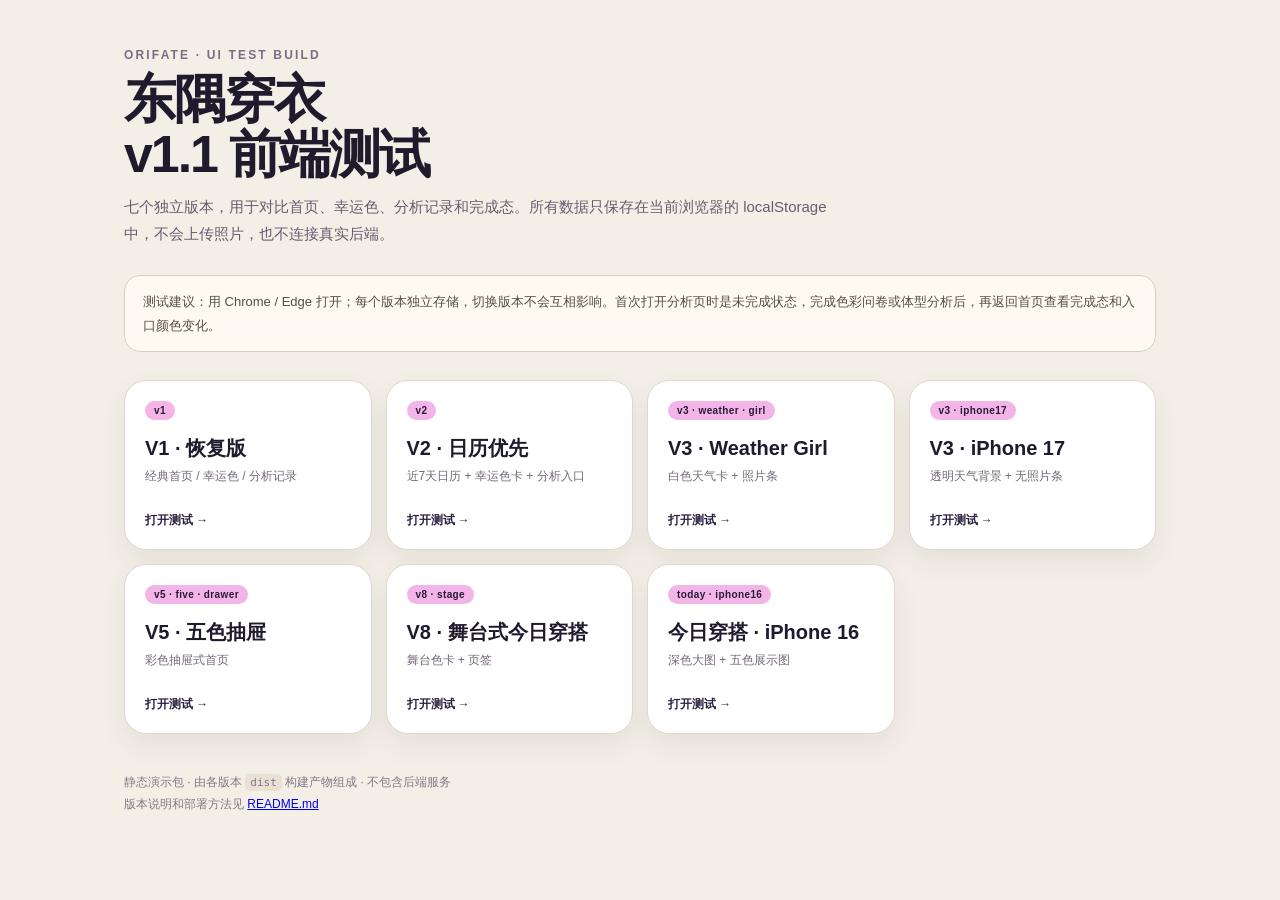
<file: index.html>
﻿<!doctype html>
<html lang="zh-CN">
<head>
  <meta charset="utf-8" />
  <meta name="viewport" content="width=device-width, initial-scale=1" />
  <title>东隅穿衣 · v1.1 前端测试</title>
  <style>
    :root { color-scheme: light; font-family: -apple-system, BlinkMacSystemFont, "Segoe UI", "PingFang SC", "Microsoft YaHei", sans-serif; }
    * { box-sizing: border-box; }
    body { margin: 0; min-height: 100vh; background: #f3efe7; color: #201a2d; }
    .wrap { max-width: 1080px; margin: 0 auto; padding: 48px 24px 72px; }
    .eyebrow { color: #7a6d85; font-size: 12px; letter-spacing: .18em; font-weight: 700; }
    h1 { margin: 10px 0 12px; font-size: clamp(32px, 5vw, 52px); line-height: 1.05; letter-spacing: -.04em; }
    .lede { max-width: 720px; margin: 0 0 28px; color: #675d70; font-size: 15px; line-height: 1.8; }
    .notice { margin: 0 0 28px; padding: 14px 18px; border: 1px solid #d8cfc2; border-radius: 16px; background: #fffaf1; color: #594e44; font-size: 13px; line-height: 1.8; }
    .grid { display: grid; grid-template-columns: repeat(auto-fit, minmax(240px, 1fr)); gap: 14px; }
    .card { position: relative; display: flex; flex-direction: column; min-height: 170px; padding: 20px; border-radius: 22px; background: #fff; color: inherit; text-decoration: none; border: 1px solid #e1d8cb; box-shadow: 0 12px 28px rgb(60 40 20 / 7%); transition: transform .18s ease, box-shadow .18s ease; }
    .card:hover { transform: translateY(-3px); box-shadow: 0 18px 34px rgb(60 40 20 / 12%); }
    .num { align-self: flex-start; margin-bottom: 16px; padding: 4px 9px; border-radius: 999px; background: #f3b5e8; color: #2a1a36; font-size: 10px; font-weight: 700; letter-spacing: .04em; }
    .card strong { font-size: 20px; line-height: 1.25; }
    .card small { margin-top: 6px; color: #746878; font-size: 12px; line-height: 1.6; }
    .go { margin-top: auto; padding-top: 18px; color: #2d2340; font-size: 12px; font-weight: 700; }
    footer { margin-top: 38px; color: #857886; font-size: 12px; line-height: 1.8; }
    code { padding: 2px 5px; border-radius: 5px; background: #e9e1d5; font-size: 11px; }
  </style>
</head>
<body>
  <main class="wrap">
    <div class="eyebrow">ORIFATE · UI TEST BUILD</div>
    <h1>东隅穿衣<br />v1.1 前端测试</h1>
    <p class="lede">七个独立版本，用于对比首页、幸运色、分析记录和完成态。所有数据只保存在当前浏览器的 localStorage 中，不会上传照片，也不连接真实后端。</p>
    <p class="notice">测试建议：用 Chrome / Edge 打开；每个版本独立存储，切换版本不会互相影响。首次打开分析页时是未完成状态，完成色彩问卷或体型分析后，再返回首页查看完成态和入口颜色变化。</p>
    <section class="grid">
      <a class="card" href="./v1/">
        <span class="num">v1</span>
        <strong>V1 · 恢复版</strong>
        <small>经典首页 / 幸运色 / 分析记录</small>
        <span class="go">打开测试 →</span>
      </a>
      <a class="card" href="./v2/">
        <span class="num">v2</span>
        <strong>V2 · 日历优先</strong>
        <small>近7天日历 + 幸运色卡 + 分析入口</small>
        <span class="go">打开测试 →</span>
      </a>
      <a class="card" href="./v3-weather-girl/">
        <span class="num">v3 · weather · girl</span>
        <strong>V3 · Weather Girl</strong>
        <small>白色天气卡 + 照片条</small>
        <span class="go">打开测试 →</span>
      </a>
      <a class="card" href="./v3-iphone17/">
        <span class="num">v3 · iphone17</span>
        <strong>V3 · iPhone 17</strong>
        <small>透明天气背景 + 无照片条</small>
        <span class="go">打开测试 →</span>
      </a>
      <a class="card" href="./v5-five-drawer/">
        <span class="num">v5 · five · drawer</span>
        <strong>V5 · 五色抽屉</strong>
        <small>彩色抽屉式首页</small>
        <span class="go">打开测试 →</span>
      </a>
      <a class="card" href="./v8-stage/">
        <span class="num">v8 · stage</span>
        <strong>V8 · 舞台式今日穿搭</strong>
        <small>舞台色卡 + 页签</small>
        <span class="go">打开测试 →</span>
      </a>
      <a class="card" href="./today-iphone16/">
        <span class="num">today · iphone16</span>
        <strong>今日穿搭 · iPhone 16</strong>
        <small>深色大图 + 五色展示图</small>
        <span class="go">打开测试 →</span>
      </a>
    </section>
    <footer>
      静态演示包 · 由各版本 <code>dist</code> 构建产物组成 · 不包含后端服务<br />
      版本说明和部署方法见 <a href="./README.md">README.md</a>
    </footer>
  </main>
</body>
</html>
</file>
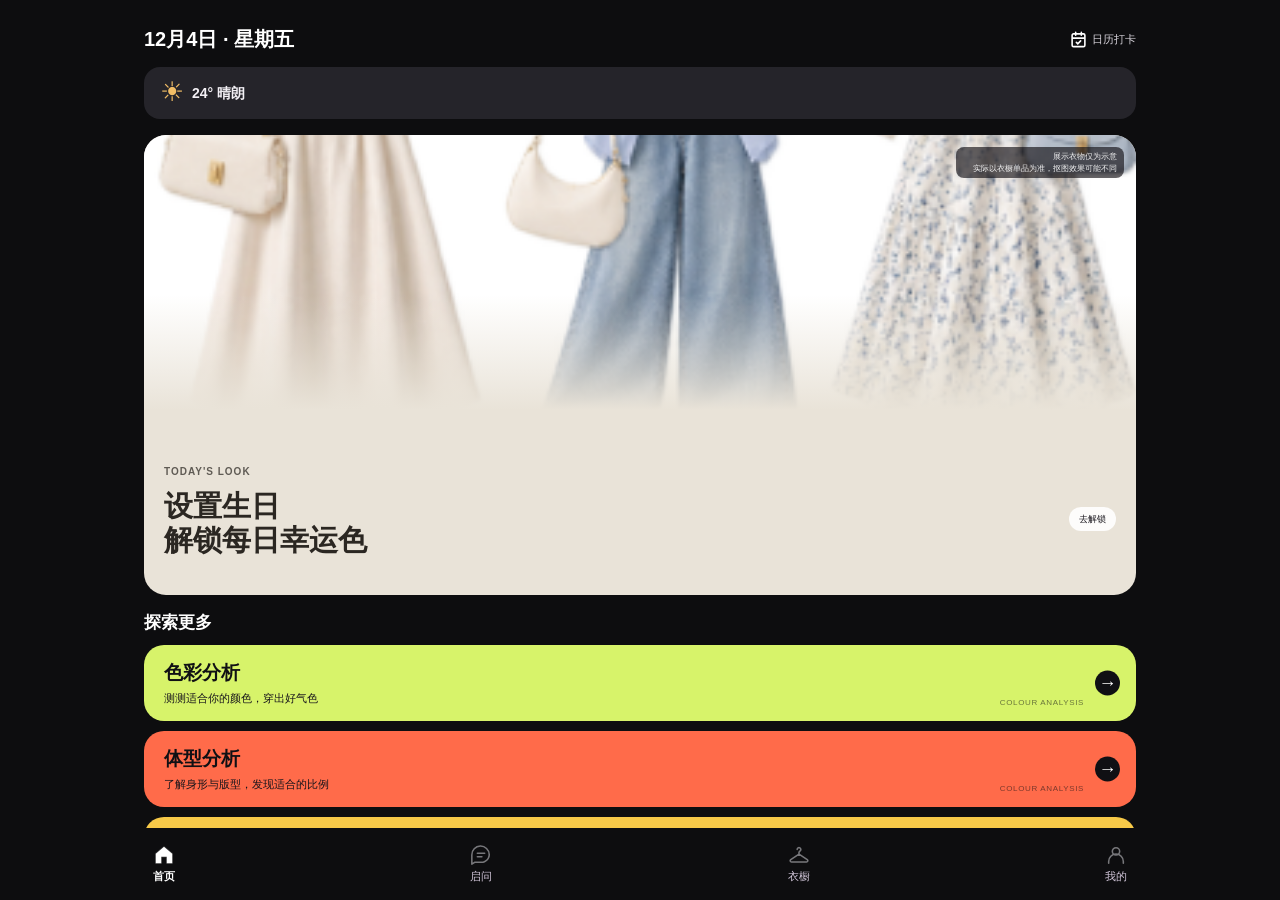
<file: today-iphone16/index.html>
<!DOCTYPE html>
<html>
  <head>
    <link rel="stylesheet" href="./assets/uni.eb415adf.css">

    <meta charset="UTF-8" />
    <script>
      var coverSupport = 'CSS' in window && typeof CSS.supports === 'function' && (CSS.supports('top: env(a)') ||
        CSS.supports('top: constant(a)'))
      document.write(
        '<meta name="viewport" content="width=device-width, user-scalable=no, initial-scale=1.0, maximum-scale=1.0, minimum-scale=1.0' +
        (coverSupport ? ', viewport-fit=cover' : '') + '" />')
    </script>
    <title>东隅穿衣 · 今日穿搭 iPhone 16</title>
    <!--preload-links-->
    <!--app-context-->
    <script type="module" crossorigin src="./assets/index-BtnsE1qA.js"></script>
    <link rel="stylesheet" crossorigin href="./assets/index-BBOlkGkH.css">
  </head>
  <body>
    <div id="app"><!--app-html--></div>

  </body>
</html>
</file>
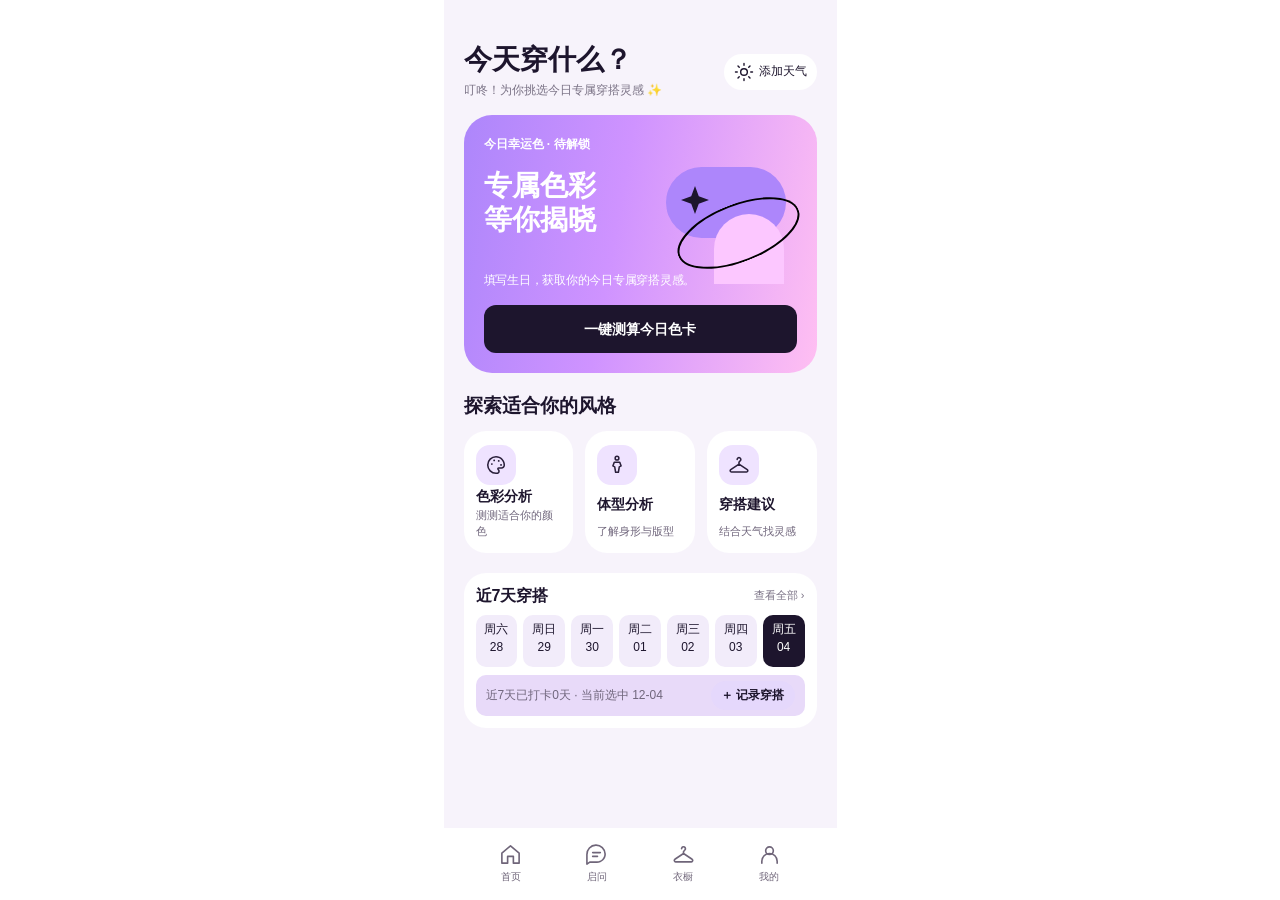
<file: v1/index.html>
<!DOCTYPE html>
<html>
  <head>
    <link rel="stylesheet" href="./assets/uni.eb415adf.css">

    <meta charset="UTF-8" />
    <script>
      var coverSupport = 'CSS' in window && typeof CSS.supports === 'function' && (CSS.supports('top: env(a)') ||
        CSS.supports('top: constant(a)'))
      document.write(
        '<meta name="viewport" content="width=device-width, user-scalable=no, initial-scale=1.0, maximum-scale=1.0, minimum-scale=1.0' +
        (coverSupport ? ', viewport-fit=cover' : '') + '" />')
    </script>
    <title>东隅穿衣 · V1 恢复版</title>
    <!--preload-links-->
    <!--app-context-->
    <script type="module" crossorigin src="./assets/index-DgsZIXLC.js"></script>
    <link rel="stylesheet" crossorigin href="./assets/index-BBOlkGkH.css">
  </head>
  <body>
    <div id="app"><!--app-html--></div>

  </body>
</html>
</file>
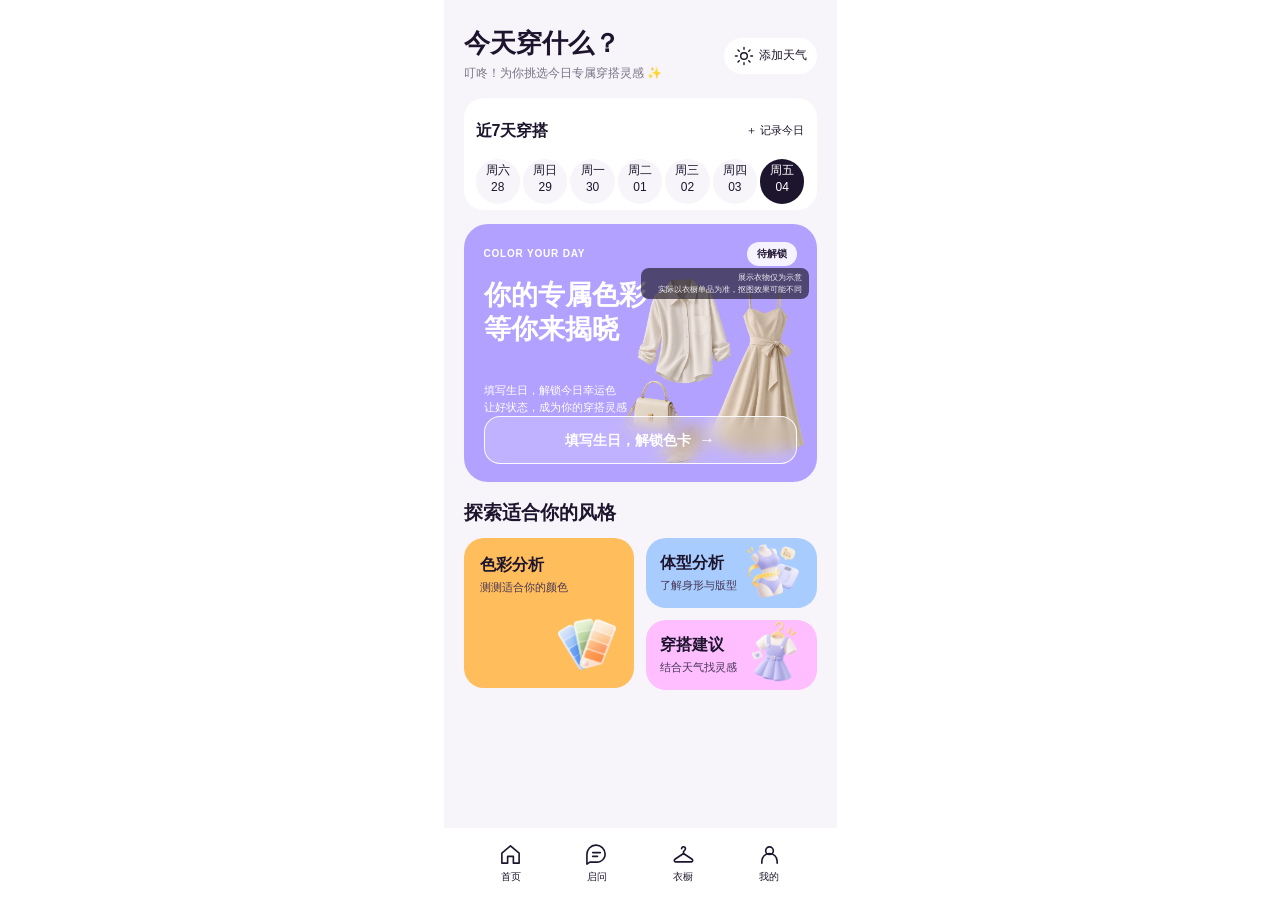
<file: v2/index.html>
<!DOCTYPE html>
<html>
  <head>
    <link rel="stylesheet" href="./assets/uni.eb415adf.css">

    <meta charset="UTF-8" />
    <script>
      var coverSupport = 'CSS' in window && typeof CSS.supports === 'function' && (CSS.supports('top: env(a)') ||
        CSS.supports('top: constant(a)'))
      document.write(
        '<meta name="viewport" content="width=device-width, user-scalable=no, initial-scale=1.0, maximum-scale=1.0, minimum-scale=1.0' +
        (coverSupport ? ', viewport-fit=cover' : '') + '" />')
    </script>
    <title>东隅穿衣 · V2 日历优先</title>
    <!--preload-links-->
    <!--app-context-->
    <script type="module" crossorigin src="./assets/index-tFTpeHOE.js"></script>
    <link rel="stylesheet" crossorigin href="./assets/index-BBOlkGkH.css">
  </head>
  <body>
    <div id="app"><!--app-html--></div>

  </body>
</html>
</file>
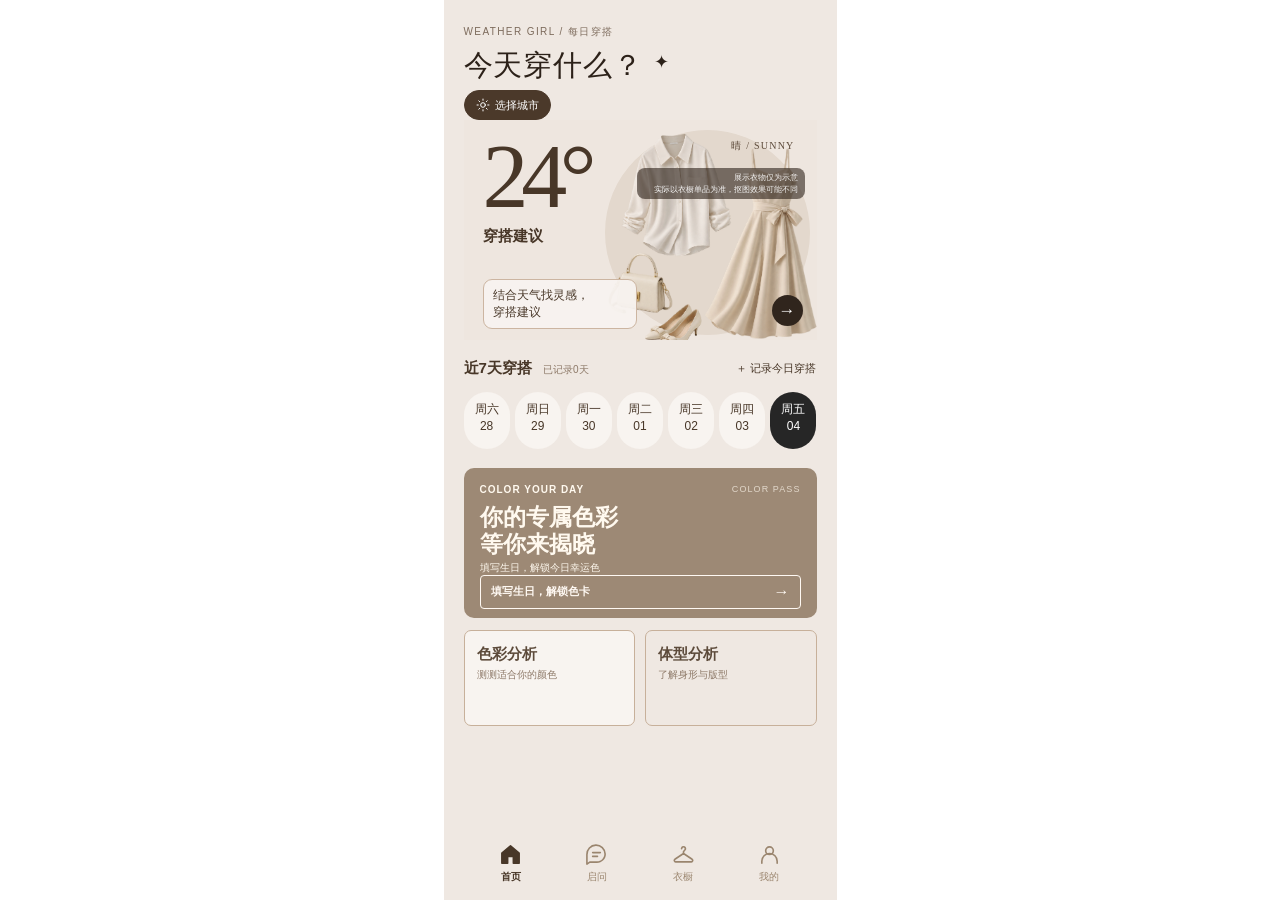
<file: v3-iphone17/index.html>
<!DOCTYPE html>
<html>
  <head>
    <link rel="stylesheet" href="./assets/uni.eb415adf.css">

    <meta charset="UTF-8" />
    <script>
      var coverSupport = 'CSS' in window && typeof CSS.supports === 'function' && (CSS.supports('top: env(a)') ||
        CSS.supports('top: constant(a)'))
      document.write(
        '<meta name="viewport" content="width=device-width, user-scalable=no, initial-scale=1.0, maximum-scale=1.0, minimum-scale=1.0' +
        (coverSupport ? ', viewport-fit=cover' : '') + '" />')
    </script>
    <title>东隅穿衣 · V3 iPhone 17</title>
    <!--preload-links-->
    <!--app-context-->
    <script type="module" crossorigin src="./assets/index-D_JYPz1-.js"></script>
    <link rel="stylesheet" crossorigin href="./assets/index-BBOlkGkH.css">
  </head>
  <body>
    <div id="app"><!--app-html--></div>

  </body>
</html>
</file>
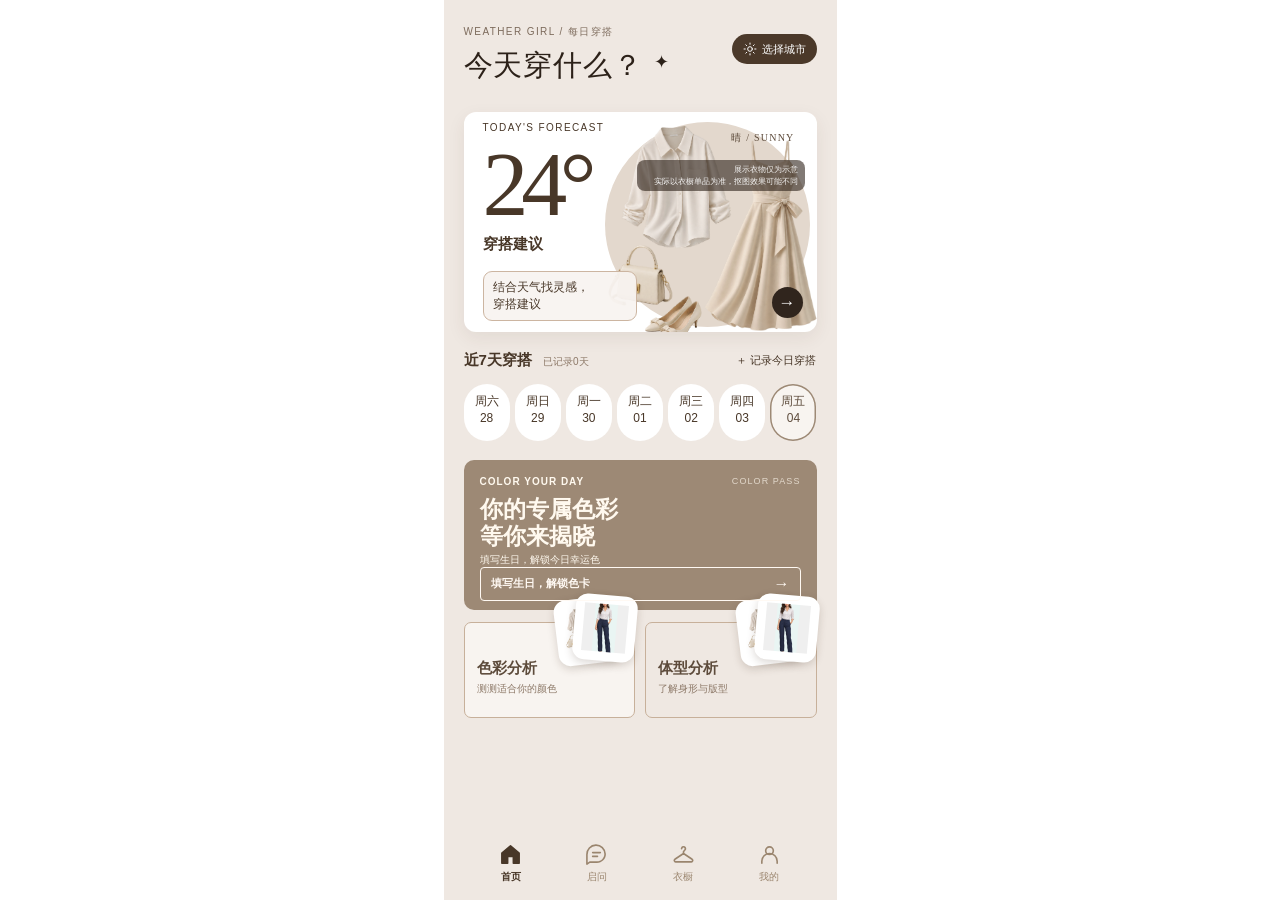
<file: v3-weather-girl/index.html>
<!DOCTYPE html>
<html>
  <head>
    <link rel="stylesheet" href="./assets/uni.eb415adf.css">

    <meta charset="UTF-8" />
    <script>
      var coverSupport = 'CSS' in window && typeof CSS.supports === 'function' && (CSS.supports('top: env(a)') ||
        CSS.supports('top: constant(a)'))
      document.write(
        '<meta name="viewport" content="width=device-width, user-scalable=no, initial-scale=1.0, maximum-scale=1.0, minimum-scale=1.0' +
        (coverSupport ? ', viewport-fit=cover' : '') + '" />')
    </script>
    <title>东隅穿衣 · V3 Weather Girl</title>
    <!--preload-links-->
    <!--app-context-->
    <script type="module" crossorigin src="./assets/index-zFncFyUv.js"></script>
    <link rel="stylesheet" crossorigin href="./assets/index-BBOlkGkH.css">
  </head>
  <body>
    <div id="app"><!--app-html--></div>

  </body>
</html>
</file>
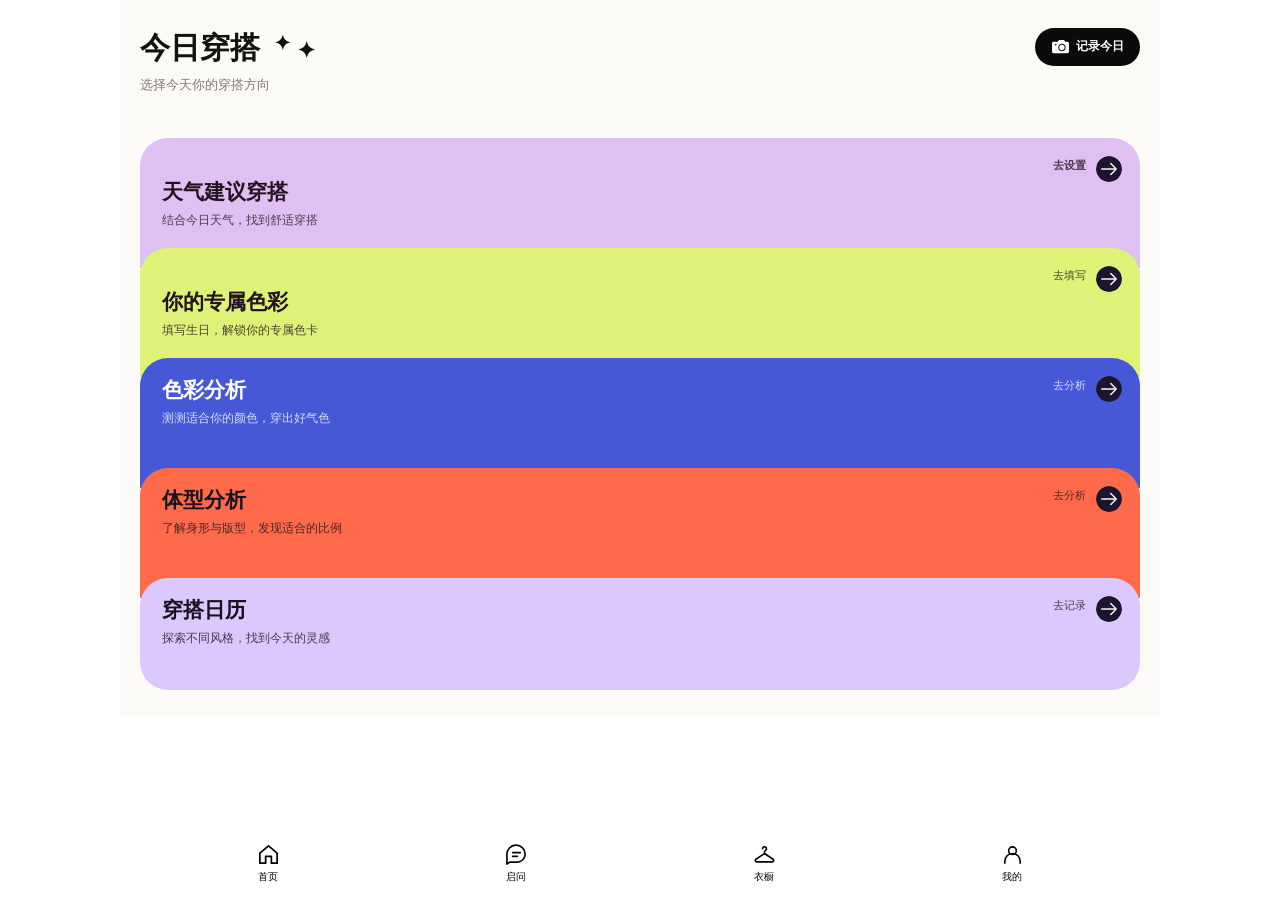
<file: v5-five-drawer/index.html>
<!DOCTYPE html>
<html>
  <head>
    <link rel="stylesheet" href="./assets/uni.eb415adf.css">

    <meta charset="UTF-8" />
    <script>
      var coverSupport = 'CSS' in window && typeof CSS.supports === 'function' && (CSS.supports('top: env(a)') ||
        CSS.supports('top: constant(a)'))
      document.write(
        '<meta name="viewport" content="width=device-width, user-scalable=no, initial-scale=1.0, maximum-scale=1.0, minimum-scale=1.0' +
        (coverSupport ? ', viewport-fit=cover' : '') + '" />')
    </script>
    <title>东隅穿衣 · V5 五色抽屉</title>
    <!--preload-links-->
    <!--app-context-->
    <script type="module" crossorigin src="./assets/index-B1WmXiwA.js"></script>
    <link rel="stylesheet" crossorigin href="./assets/index-BBOlkGkH.css">
  </head>
  <body>
    <div id="app"><!--app-html--></div>

  </body>
</html>
</file>
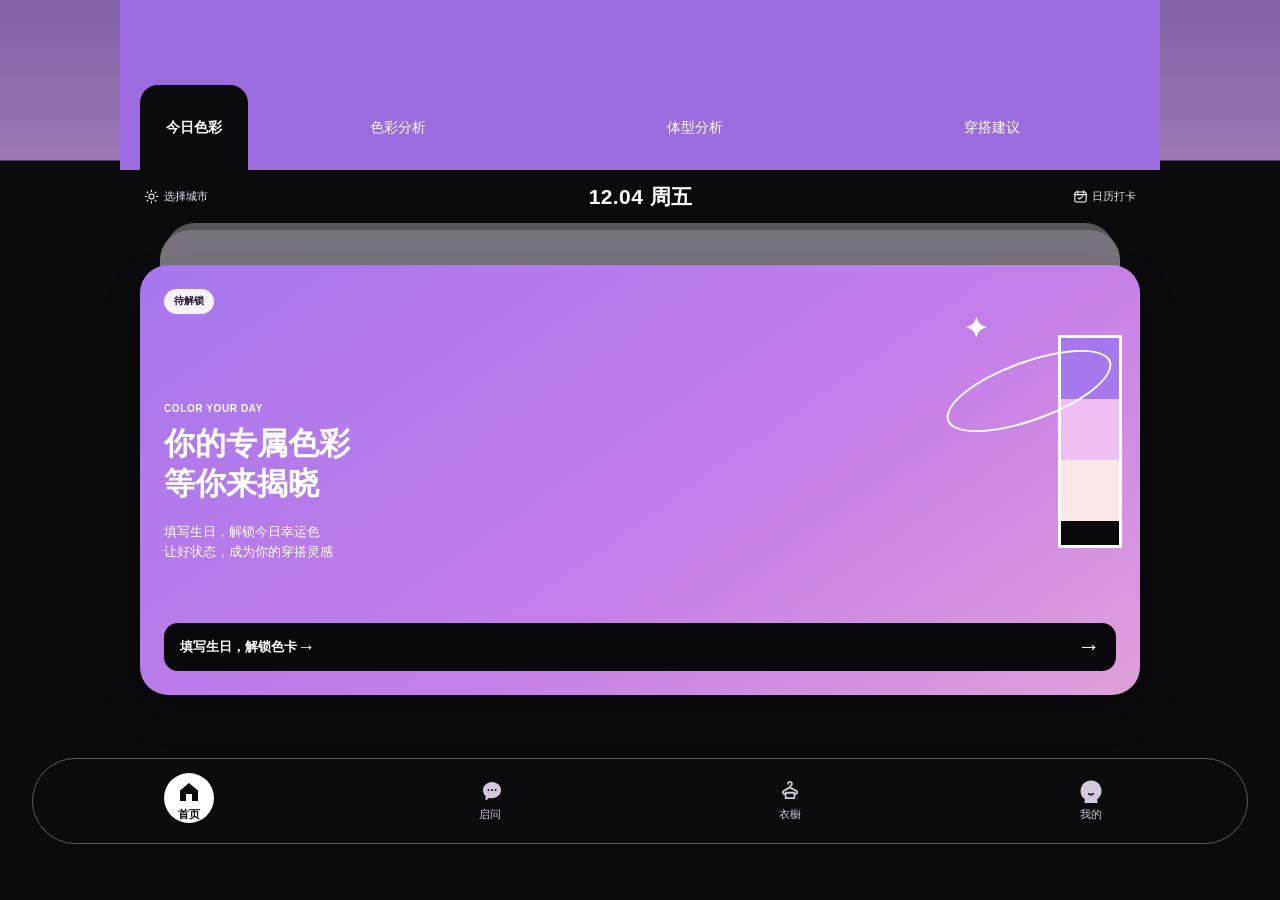
<file: v8-stage/index.html>
<!DOCTYPE html>
<html>
  <head>
    <link rel="stylesheet" href="./assets/uni.eb415adf.css">

    <meta charset="UTF-8" />
    <script>
      var coverSupport = 'CSS' in window && typeof CSS.supports === 'function' && (CSS.supports('top: env(a)') ||
        CSS.supports('top: constant(a)'))
      document.write(
        '<meta name="viewport" content="width=device-width, user-scalable=no, initial-scale=1.0, maximum-scale=1.0, minimum-scale=1.0' +
        (coverSupport ? ', viewport-fit=cover' : '') + '" />')
    </script>
    <title>东隅穿衣 · V8 舞台穿搭</title>
    <!--preload-links-->
    <!--app-context-->
    <script type="module" crossorigin src="./assets/index-D5LOkHBG.js"></script>
    <link rel="stylesheet" crossorigin href="./assets/index-BBOlkGkH.css">
  </head>
  <body>
    <div id="app"><!--app-html--></div>

  </body>
</html>
</file>
<file: today-iphone16/assets/uni.eb415adf.css>
uni-image{width:320px;height:240px;display:inline-block;overflow:hidden;position:relative}uni-image[hidden]{display:none}uni-image>div{width:100%;height:100%;background-repeat:no-repeat}uni-image>img{-webkit-touch-callout:none;-webkit-user-select:none;user-select:none;display:block;position:absolute;top:0;left:0;width:100%;height:100%;opacity:0}uni-image>.uni-image-will-change{will-change:transform}uni-input{display:block;font-size:16px;line-height:1.4em;height:1.4em;min-height:1.4em;overflow:hidden}uni-input[hidden]{display:none}.uni-input-wrapper,.uni-input-placeholder,.uni-input-form,.uni-input-input{outline:none;border:none;padding:0;margin:0;text-decoration:inherit}.uni-input-wrapper,.uni-input-form{display:flex;position:relative;width:100%;height:100%;flex-direction:column;justify-content:center}.uni-input-placeholder,.uni-input-input{width:100%}.uni-input-placeholder{position:absolute;top:auto!important;left:0;color:gray;overflow:hidden;text-overflow:clip;white-space:pre;word-break:keep-all;pointer-events:none;line-height:inherit}.uni-input-input{position:relative;display:block;height:100%;background:none;color:inherit;opacity:1;font:inherit;line-height:inherit;letter-spacing:inherit;text-align:inherit;text-indent:inherit;text-transform:inherit;text-shadow:inherit}.uni-input-input[type=search]::-webkit-search-cancel-button,.uni-input-input[type=search]::-webkit-search-decoration{display:none}.uni-input-input::-webkit-outer-spin-button,.uni-input-input::-webkit-inner-spin-button{-webkit-appearance:none;appearance:none;margin:0}.uni-input-input[type=number]{-moz-appearance:textfield}.uni-input-input:disabled{-webkit-text-fill-color:currentcolor}uni-picker-view-column{flex:1;position:relative;height:100%;overflow:hidden}uni-picker-view-column[hidden]{display:none}.uni-picker-view-group{height:100%;overflow:hidden}.uni-picker-view-mask{transform:translateZ(0)}.uni-picker-view-indicator,.uni-picker-view-mask{position:absolute;left:0;width:100%;z-index:3;pointer-events:none}.uni-picker-view-mask{top:0;height:100%;margin:0 auto;background-image:linear-gradient(180deg,rgba(255,255,255,.95),rgba(255,255,255,.6)),linear-gradient(0deg,rgba(255,255,255,.95),rgba(255,255,255,.6));background-position:top,bottom;background-size:100% 102px;background-repeat:no-repeat;transform:translateZ(0)}.uni-picker-view-indicator{height:34px;top:50%;transform:translateY(-50%)}.uni-picker-view-content{position:absolute;top:0;left:0;width:100%;will-change:transform;padding:102px 0;cursor:pointer}.uni-picker-view-content>*{height:var(--picker-view-column-indicator-height);overflow:hidden}.uni-picker-view-indicator:before{top:0;border-top:1px solid #e5e5e5;transform-origin:0 0;transform:scaleY(.5)}.uni-picker-view-indicator:after{bottom:0;border-bottom:1px solid #e5e5e5;transform-origin:0 100%;transform:scaleY(.5)}.uni-picker-view-indicator:after,.uni-picker-view-indicator:before{content:" ";position:absolute;left:0;right:0;height:1px;color:#e5e5e5}uni-picker-view{display:block}.uni-picker-view-wrapper{display:flex;position:relative;overflow:hidden;height:100%}uni-picker-view[hidden]{display:none}.uni-scroll-view-refresher{position:relative;overflow:hidden;flex-shrink:0}.uni-scroll-view-refresher-container{position:absolute;width:100%;bottom:0;display:flex;flex-direction:column-reverse}.uni-scroll-view-refresh{position:absolute;top:0;left:0;right:0;bottom:0;display:flex;flex-direction:row;justify-content:center;align-items:center}.uni-scroll-view-refresh-inner{display:flex;align-items:center;justify-content:center;line-height:0;width:40px;height:40px;border-radius:50%;background-color:#fff;box-shadow:0 1px 6px rgba(0,0,0,.118),0 1px 4px rgba(0,0,0,.118)}.uni-scroll-view-refresh__spinner{transform-origin:center center;animation:uni-scroll-view-refresh-rotate 2s linear infinite}.uni-scroll-view-refresh__spinner>circle{stroke:currentColor;stroke-linecap:round;animation:uni-scroll-view-refresh-dash 2s linear infinite}@keyframes uni-scroll-view-refresh-rotate{0%{transform:rotate(0)}to{transform:rotate(360deg)}}@keyframes uni-scroll-view-refresh-dash{0%{stroke-dasharray:1,200;stroke-dashoffset:0}50%{stroke-dasharray:89,200;stroke-dashoffset:-35px}to{stroke-dasharray:89,200;stroke-dashoffset:-124px}}@keyframes once-show{0%{top:0}}uni-resize-sensor,uni-resize-sensor>div{position:absolute;left:0;top:0;right:0;bottom:0;overflow:hidden}uni-resize-sensor{display:block;z-index:-1;visibility:hidden;animation:once-show 1ms}uni-resize-sensor>div>div{position:absolute;left:0;top:0}uni-resize-sensor>div:first-child>div{width:100000px;height:100000px}uni-resize-sensor>div:last-child>div{width:200%;height:200%}uni-scroll-view{display:block;width:100%}uni-scroll-view[hidden]{display:none}.uni-scroll-view{position:relative;-webkit-overflow-scrolling:touch;width:100%;height:100%;max-height:inherit}.uni-scroll-view-scrollbar-hidden::-webkit-scrollbar{display:none}.uni-scroll-view-scrollbar-hidden{-moz-scrollbars:none;scrollbar-width:none}.uni-scroll-view-content{width:100%;height:100%}uni-text[selectable]{cursor:auto;-webkit-user-select:text;user-select:text}uni-text{white-space:pre-line}uni-view{display:block}uni-view[hidden]{display:none}uni-actionsheet{display:block;box-sizing:border-box}.uni-actionsheet{position:fixed;left:6px;right:6px;bottom:6px;transform:translateY(100%);backface-visibility:hidden;z-index:999;visibility:hidden;transition:transform .3s,visibility .3s}.uni-actionsheet.uni-actionsheet_toggle{visibility:visible;transform:translate(0)}.uni-actionsheet *{box-sizing:border-box}.uni-actionsheet__menu,.uni-actionsheet__action{border-radius:5px;background-color:#fcfcfd}.uni-actionsheet__action{margin-top:6px}.uni-actionsheet__cell,.uni-actionsheet__title{position:relative;padding:10px 6px;text-align:center;font-size:18px;text-overflow:ellipsis;overflow:hidden;cursor:pointer}.uni-actionsheet__title{position:absolute;top:0;right:0;left:0;z-index:1;color:var(--UI-FG);background-color:#fff;border-radius:5px 5px 0 0;border-bottom:1px solid #e5e5e5}.uni-actionsheet__cell:before{content:" ";position:absolute;left:0;top:0;right:0;height:1px;border-top:1px solid #e5e5e5;color:#e5e5e5;transform-origin:0 0;transform:scaleY(.5)}.uni-actionsheet__cell:active{background-color:#ececec}.uni-actionsheet__cell:first-child:before{display:none}@media screen and (min-width: 500px) and (min-height: 500px){.uni-mask.uni-actionsheet__mask{background:none}.uni-actionsheet{width:300px;left:50%;right:auto;top:50%;bottom:auto;transform:translate(-50%,-50%);opacity:0;transition:opacity .3s,visibility .3s}.uni-actionsheet.uni-actionsheet_toggle{opacity:1;transform:translate(-50%,-50%)}.uni-actionsheet__menu{box-shadow:0 0 20px 5px rgba(0,0,0,.3)}.uni-actionsheet__action{display:none}}uni-toast{position:fixed;top:0;right:0;bottom:0;left:0;z-index:999;display:block;box-sizing:border-box;pointer-events:none;font-size:16px}uni-toast .uni-sample-toast{position:fixed;z-index:999;top:50%;left:50%;transform:translate(-50%,-50%);text-align:center;width:max-content;max-width:80%;max-width:min(200px,80%);box-sizing:border-box;padding:12px 20px;background-color:rgba(76,76,76,.95);border-radius:10px}uni-toast .uni-simple-toast__text{display:-webkit-box;-webkit-box-orient:vertical;-webkit-line-clamp:2;overflow:hidden;margin:0;color:#fff;font-size:16px;line-height:1.4;text-align:center;max-width:100%;word-break:break-word;white-space:normal}uni-toast .uni-sample-toast.uni-toast--top{top:12px;top:calc(12px + env(safe-area-inset-top,0px));transform:translate(-50%)}uni-toast .uni-sample-toast.uni-toast--bottom{top:auto;bottom:12px;bottom:calc(12px + env(safe-area-inset-bottom,0px));transform:translate(-50%)}uni-toast .uni-mask{pointer-events:auto}uni-toast .uni-toast{position:fixed;z-index:999;width:140px;height:140px;display:flex;flex-direction:column;align-items:center;justify-content:center;top:50%;left:50%;transform:translate(-50%,-50%);background:rgba(76,76,76,.95);text-align:center;border-radius:10px;color:#fff}.uni-toast *{box-sizing:border-box}uni-toast .uni-toast__icon{margin:0;flex-shrink:0;width:36px!important;height:36px!important;object-fit:contain;vertical-align:baseline!important}.uni-icon_toast{margin:15px 0 0}.uni-icon_toast.uni-icon-success-no-circle:before{color:#fff;font-size:55px}.uni-icon_toast.uni-loading{margin:20px 0 0;width:38px;height:38px;vertical-align:baseline}uni-toast .uni-toast__content{display:-webkit-box;-webkit-box-orient:vertical;-webkit-line-clamp:2;margin:16px 0 0;padding:0 8px;max-width:100%;overflow:hidden;font-size:16px;line-height:1.4;color:#fff;word-break:break-word;white-space:normal}uni-picker{position:relative;display:block;cursor:pointer}uni-picker[hidden]{display:none}uni-picker[disabled]{cursor:not-allowed}.uni-picker-container{display:none;position:fixed;left:0;right:0;top:0;bottom:0;box-sizing:border-box;z-index:999;font-size:16px}.uni-picker-container .uni-picker-custom *{box-sizing:border-box}.uni-picker-container .uni-picker-custom{position:fixed;left:0;bottom:0;transform:translateY(100%);backface-visibility:hidden;z-index:999;width:100%;background-color:#fff;visibility:hidden;transition:transform .3s,visibility .3s}.uni-picker-container .uni-picker-custom.uni-picker-toggle{visibility:visible;transform:translate(0)}.uni-picker-container .uni-picker-content{position:relative;display:block;width:100%;height:238px;background-color:#fff}.uni-picker-container .uni-picker-item{padding:0;height:34px;line-height:34px;text-align:center;color:#000;text-overflow:ellipsis;white-space:nowrap;overflow:hidden;cursor:pointer}.uni-picker-container .uni-picker-header{display:block;position:relative;text-align:center;width:100%;height:45px}.uni-picker-container .uni-picker-header:after{content:"";position:absolute;left:0;bottom:0;right:0;height:1px;clear:both;border-bottom:1px solid #e5e5e5;color:#e5e5e5;transform-origin:0 100%;transform:scaleY(.5)}.uni-picker-container .uni-picker-action{display:block;max-width:50%;top:0;height:100%;box-sizing:border-box;padding:0 14px;font-size:17px;line-height:45px;overflow:hidden;cursor:pointer}.uni-picker-container .uni-picker-action.uni-picker-action-cancel{float:left;color:#888}.uni-picker-container .uni-picker-action.uni-picker-action-confirm{float:right;color:#007aff}.uni-picker-container .uni-picker-select{display:none}.uni-picker-system{position:absolute;display:none;display:block;top:0;left:0;width:100%;height:100%;overflow:hidden}.uni-picker-system>.uni-picker-system_input{position:absolute;border:none;height:100%;opacity:0;cursor:pointer}.uni-picker-system>.uni-picker-system_input.firefox{top:0;left:0;width:100%}.uni-picker-system>.uni-picker-system_input.chrome{top:0;left:0;width:2em;font-size:32px;height:32px}@media screen and (min-width: 500px) and (min-height: 500px){.uni-mask.uni-picker-mask{background:none}.uni-picker-container .uni-picker-custom{width:300px!important;left:50%;right:auto;top:50%;bottom:auto;transform:translate(-50%,-50%);opacity:0;border-radius:5px;transition:opacity .3s,visibility .3s;box-shadow:0 0 20px 5px rgba(0,0,0,.3)}.uni-picker-container .uni-picker-header{border-radius:5px 5px 0 0}.uni-picker-container .uni-picker-content{transform:translate(0 0);overflow:hidden;border-radius:0 0 5px 5px}.uni-picker-container .uni-picker-custom.uni-picker-toggle{opacity:1;transform:translate(-50%,-50%)}.uni-selector-select .uni-picker-header,.uni-selector-select .uni-picker-content{display:none}.uni-selector-select .uni-picker-select{display:block;max-height:300px;overflow:auto;background-color:#fff;border-radius:5px;padding:6px 0}.uni-selector-select .uni-picker-item{padding:0 10px;color:#555}.uni-selector-select .uni-picker-item:hover{background-color:#f6f6f6}.uni-selector-select .uni-picker-item.selected{color:#007aff}}
</file>
<file: today-iphone16/assets/index-BBOlkGkH.css>
*{margin:0;-webkit-tap-highlight-color:transparent}html,body{-webkit-user-select:none;-moz-user-select:none;user-select:none;width:100%;height:100%}body{overflow-x:hidden;font-size:16px}uni-app,uni-page,uni-page-wrapper,uni-page-body{display:block;box-sizing:border-box;width:100%}uni-page-wrapper{position:relative}#app,uni-app,uni-page,uni-page-wrapper{height:100%}.uni-mask{position:fixed;z-index:999;top:0;right:0;left:0;bottom:0;background:rgba(0,0,0,.5)}.uni-fade-enter-active,.uni-fade-leave-active{transition-duration:.25s;transition-property:opacity;transition-timing-function:ease}.uni-fade-enter-from,.uni-fade-leave-active{opacity:0}.uni-loading,uni-button[loading]:before{background-color:transparent;background-image:url(data:image/svg+xml;base64,\ [base64]);background-repeat:no-repeat}.uni-loading{width:20px;height:20px;display:inline-block;vertical-align:middle;animation:uni-loading 1s steps(12,end) infinite;background-size:100%}@keyframes uni-loading{0%{transform:rotate3d(0,0,1,0)}to{transform:rotate3d(0,0,1,360deg)}}html{--primary-color: #007aff;--UI-BG: #fff;--UI-BG-1: #f7f7f7;--UI-BG-2: #fff;--UI-BG-3: #f7f7f7;--UI-BG-4: #4c4c4c;--UI-BG-5: #fff;--UI-FG: #000;--UI-FG-0: rgba(0, 0, 0, .9);--UI-FG-HALF: rgba(0, 0, 0, .9);--UI-FG-1: rgba(0, 0, 0, .5);--UI-FG-2: rgba(0, 0, 0, .3);--UI-FG-3: rgba(0, 0, 0, .1)}uni-page[data-type] uni-page-body{background-color:transparent}body:after{position:fixed;content:"";left:-1000px;top:-1000px;animation:shadow-preload .1s;animation-delay:3s}@keyframes shadow-preload{0%{background-image:url(https://cdn.dcloud.net.cn/img/shadow-grey.png)}to{background-image:url(https://cdn.dcloud.net.cn/img/shadow-grey.png)}}.uni-async-error{position:absolute;left:0;right:0;top:0;bottom:0;color:#999;padding:100px 10px;text-align:center}.uni-async-loading{box-sizing:border-box;width:100%;padding:50px;text-align:center}.uni-async-loading .uni-loading{width:30px;height:30px}uni-page-body{box-sizing:border-box}
</file>
<file: v1/assets/uni.eb415adf.css>
uni-image{width:320px;height:240px;display:inline-block;overflow:hidden;position:relative}uni-image[hidden]{display:none}uni-image>div{width:100%;height:100%;background-repeat:no-repeat}uni-image>img{-webkit-touch-callout:none;-webkit-user-select:none;user-select:none;display:block;position:absolute;top:0;left:0;width:100%;height:100%;opacity:0}uni-image>.uni-image-will-change{will-change:transform}uni-input{display:block;font-size:16px;line-height:1.4em;height:1.4em;min-height:1.4em;overflow:hidden}uni-input[hidden]{display:none}.uni-input-wrapper,.uni-input-placeholder,.uni-input-form,.uni-input-input{outline:none;border:none;padding:0;margin:0;text-decoration:inherit}.uni-input-wrapper,.uni-input-form{display:flex;position:relative;width:100%;height:100%;flex-direction:column;justify-content:center}.uni-input-placeholder,.uni-input-input{width:100%}.uni-input-placeholder{position:absolute;top:auto!important;left:0;color:gray;overflow:hidden;text-overflow:clip;white-space:pre;word-break:keep-all;pointer-events:none;line-height:inherit}.uni-input-input{position:relative;display:block;height:100%;background:none;color:inherit;opacity:1;font:inherit;line-height:inherit;letter-spacing:inherit;text-align:inherit;text-indent:inherit;text-transform:inherit;text-shadow:inherit}.uni-input-input[type=search]::-webkit-search-cancel-button,.uni-input-input[type=search]::-webkit-search-decoration{display:none}.uni-input-input::-webkit-outer-spin-button,.uni-input-input::-webkit-inner-spin-button{-webkit-appearance:none;appearance:none;margin:0}.uni-input-input[type=number]{-moz-appearance:textfield}.uni-input-input:disabled{-webkit-text-fill-color:currentcolor}uni-picker-view-column{flex:1;position:relative;height:100%;overflow:hidden}uni-picker-view-column[hidden]{display:none}.uni-picker-view-group{height:100%;overflow:hidden}.uni-picker-view-mask{transform:translateZ(0)}.uni-picker-view-indicator,.uni-picker-view-mask{position:absolute;left:0;width:100%;z-index:3;pointer-events:none}.uni-picker-view-mask{top:0;height:100%;margin:0 auto;background-image:linear-gradient(180deg,rgba(255,255,255,.95),rgba(255,255,255,.6)),linear-gradient(0deg,rgba(255,255,255,.95),rgba(255,255,255,.6));background-position:top,bottom;background-size:100% 102px;background-repeat:no-repeat;transform:translateZ(0)}.uni-picker-view-indicator{height:34px;top:50%;transform:translateY(-50%)}.uni-picker-view-content{position:absolute;top:0;left:0;width:100%;will-change:transform;padding:102px 0;cursor:pointer}.uni-picker-view-content>*{height:var(--picker-view-column-indicator-height);overflow:hidden}.uni-picker-view-indicator:before{top:0;border-top:1px solid #e5e5e5;transform-origin:0 0;transform:scaleY(.5)}.uni-picker-view-indicator:after{bottom:0;border-bottom:1px solid #e5e5e5;transform-origin:0 100%;transform:scaleY(.5)}.uni-picker-view-indicator:after,.uni-picker-view-indicator:before{content:" ";position:absolute;left:0;right:0;height:1px;color:#e5e5e5}uni-picker-view{display:block}.uni-picker-view-wrapper{display:flex;position:relative;overflow:hidden;height:100%}uni-picker-view[hidden]{display:none}.uni-scroll-view-refresher{position:relative;overflow:hidden;flex-shrink:0}.uni-scroll-view-refresher-container{position:absolute;width:100%;bottom:0;display:flex;flex-direction:column-reverse}.uni-scroll-view-refresh{position:absolute;top:0;left:0;right:0;bottom:0;display:flex;flex-direction:row;justify-content:center;align-items:center}.uni-scroll-view-refresh-inner{display:flex;align-items:center;justify-content:center;line-height:0;width:40px;height:40px;border-radius:50%;background-color:#fff;box-shadow:0 1px 6px rgba(0,0,0,.118),0 1px 4px rgba(0,0,0,.118)}.uni-scroll-view-refresh__spinner{transform-origin:center center;animation:uni-scroll-view-refresh-rotate 2s linear infinite}.uni-scroll-view-refresh__spinner>circle{stroke:currentColor;stroke-linecap:round;animation:uni-scroll-view-refresh-dash 2s linear infinite}@keyframes uni-scroll-view-refresh-rotate{0%{transform:rotate(0)}to{transform:rotate(360deg)}}@keyframes uni-scroll-view-refresh-dash{0%{stroke-dasharray:1,200;stroke-dashoffset:0}50%{stroke-dasharray:89,200;stroke-dashoffset:-35px}to{stroke-dasharray:89,200;stroke-dashoffset:-124px}}@keyframes once-show{0%{top:0}}uni-resize-sensor,uni-resize-sensor>div{position:absolute;left:0;top:0;right:0;bottom:0;overflow:hidden}uni-resize-sensor{display:block;z-index:-1;visibility:hidden;animation:once-show 1ms}uni-resize-sensor>div>div{position:absolute;left:0;top:0}uni-resize-sensor>div:first-child>div{width:100000px;height:100000px}uni-resize-sensor>div:last-child>div{width:200%;height:200%}uni-scroll-view{display:block;width:100%}uni-scroll-view[hidden]{display:none}.uni-scroll-view{position:relative;-webkit-overflow-scrolling:touch;width:100%;height:100%;max-height:inherit}.uni-scroll-view-scrollbar-hidden::-webkit-scrollbar{display:none}.uni-scroll-view-scrollbar-hidden{-moz-scrollbars:none;scrollbar-width:none}.uni-scroll-view-content{width:100%;height:100%}uni-text[selectable]{cursor:auto;-webkit-user-select:text;user-select:text}uni-text{white-space:pre-line}uni-view{display:block}uni-view[hidden]{display:none}uni-actionsheet{display:block;box-sizing:border-box}.uni-actionsheet{position:fixed;left:6px;right:6px;bottom:6px;transform:translateY(100%);backface-visibility:hidden;z-index:999;visibility:hidden;transition:transform .3s,visibility .3s}.uni-actionsheet.uni-actionsheet_toggle{visibility:visible;transform:translate(0)}.uni-actionsheet *{box-sizing:border-box}.uni-actionsheet__menu,.uni-actionsheet__action{border-radius:5px;background-color:#fcfcfd}.uni-actionsheet__action{margin-top:6px}.uni-actionsheet__cell,.uni-actionsheet__title{position:relative;padding:10px 6px;text-align:center;font-size:18px;text-overflow:ellipsis;overflow:hidden;cursor:pointer}.uni-actionsheet__title{position:absolute;top:0;right:0;left:0;z-index:1;color:var(--UI-FG);background-color:#fff;border-radius:5px 5px 0 0;border-bottom:1px solid #e5e5e5}.uni-actionsheet__cell:before{content:" ";position:absolute;left:0;top:0;right:0;height:1px;border-top:1px solid #e5e5e5;color:#e5e5e5;transform-origin:0 0;transform:scaleY(.5)}.uni-actionsheet__cell:active{background-color:#ececec}.uni-actionsheet__cell:first-child:before{display:none}@media screen and (min-width: 500px) and (min-height: 500px){.uni-mask.uni-actionsheet__mask{background:none}.uni-actionsheet{width:300px;left:50%;right:auto;top:50%;bottom:auto;transform:translate(-50%,-50%);opacity:0;transition:opacity .3s,visibility .3s}.uni-actionsheet.uni-actionsheet_toggle{opacity:1;transform:translate(-50%,-50%)}.uni-actionsheet__menu{box-shadow:0 0 20px 5px rgba(0,0,0,.3)}.uni-actionsheet__action{display:none}}uni-toast{position:fixed;top:0;right:0;bottom:0;left:0;z-index:999;display:block;box-sizing:border-box;pointer-events:none;font-size:16px}uni-toast .uni-sample-toast{position:fixed;z-index:999;top:50%;left:50%;transform:translate(-50%,-50%);text-align:center;width:max-content;max-width:80%;max-width:min(200px,80%);box-sizing:border-box;padding:12px 20px;background-color:rgba(76,76,76,.95);border-radius:10px}uni-toast .uni-simple-toast__text{display:-webkit-box;-webkit-box-orient:vertical;-webkit-line-clamp:2;overflow:hidden;margin:0;color:#fff;font-size:16px;line-height:1.4;text-align:center;max-width:100%;word-break:break-word;white-space:normal}uni-toast .uni-sample-toast.uni-toast--top{top:12px;top:calc(12px + env(safe-area-inset-top,0px));transform:translate(-50%)}uni-toast .uni-sample-toast.uni-toast--bottom{top:auto;bottom:12px;bottom:calc(12px + env(safe-area-inset-bottom,0px));transform:translate(-50%)}uni-toast .uni-mask{pointer-events:auto}uni-toast .uni-toast{position:fixed;z-index:999;width:140px;height:140px;display:flex;flex-direction:column;align-items:center;justify-content:center;top:50%;left:50%;transform:translate(-50%,-50%);background:rgba(76,76,76,.95);text-align:center;border-radius:10px;color:#fff}.uni-toast *{box-sizing:border-box}uni-toast .uni-toast__icon{margin:0;flex-shrink:0;width:36px!important;height:36px!important;object-fit:contain;vertical-align:baseline!important}.uni-icon_toast{margin:15px 0 0}.uni-icon_toast.uni-icon-success-no-circle:before{color:#fff;font-size:55px}.uni-icon_toast.uni-loading{margin:20px 0 0;width:38px;height:38px;vertical-align:baseline}uni-toast .uni-toast__content{display:-webkit-box;-webkit-box-orient:vertical;-webkit-line-clamp:2;margin:16px 0 0;padding:0 8px;max-width:100%;overflow:hidden;font-size:16px;line-height:1.4;color:#fff;word-break:break-word;white-space:normal}uni-picker{position:relative;display:block;cursor:pointer}uni-picker[hidden]{display:none}uni-picker[disabled]{cursor:not-allowed}.uni-picker-container{display:none;position:fixed;left:0;right:0;top:0;bottom:0;box-sizing:border-box;z-index:999;font-size:16px}.uni-picker-container .uni-picker-custom *{box-sizing:border-box}.uni-picker-container .uni-picker-custom{position:fixed;left:0;bottom:0;transform:translateY(100%);backface-visibility:hidden;z-index:999;width:100%;background-color:#fff;visibility:hidden;transition:transform .3s,visibility .3s}.uni-picker-container .uni-picker-custom.uni-picker-toggle{visibility:visible;transform:translate(0)}.uni-picker-container .uni-picker-content{position:relative;display:block;width:100%;height:238px;background-color:#fff}.uni-picker-container .uni-picker-item{padding:0;height:34px;line-height:34px;text-align:center;color:#000;text-overflow:ellipsis;white-space:nowrap;overflow:hidden;cursor:pointer}.uni-picker-container .uni-picker-header{display:block;position:relative;text-align:center;width:100%;height:45px}.uni-picker-container .uni-picker-header:after{content:"";position:absolute;left:0;bottom:0;right:0;height:1px;clear:both;border-bottom:1px solid #e5e5e5;color:#e5e5e5;transform-origin:0 100%;transform:scaleY(.5)}.uni-picker-container .uni-picker-action{display:block;max-width:50%;top:0;height:100%;box-sizing:border-box;padding:0 14px;font-size:17px;line-height:45px;overflow:hidden;cursor:pointer}.uni-picker-container .uni-picker-action.uni-picker-action-cancel{float:left;color:#888}.uni-picker-container .uni-picker-action.uni-picker-action-confirm{float:right;color:#007aff}.uni-picker-container .uni-picker-select{display:none}.uni-picker-system{position:absolute;display:none;display:block;top:0;left:0;width:100%;height:100%;overflow:hidden}.uni-picker-system>.uni-picker-system_input{position:absolute;border:none;height:100%;opacity:0;cursor:pointer}.uni-picker-system>.uni-picker-system_input.firefox{top:0;left:0;width:100%}.uni-picker-system>.uni-picker-system_input.chrome{top:0;left:0;width:2em;font-size:32px;height:32px}@media screen and (min-width: 500px) and (min-height: 500px){.uni-mask.uni-picker-mask{background:none}.uni-picker-container .uni-picker-custom{width:300px!important;left:50%;right:auto;top:50%;bottom:auto;transform:translate(-50%,-50%);opacity:0;border-radius:5px;transition:opacity .3s,visibility .3s;box-shadow:0 0 20px 5px rgba(0,0,0,.3)}.uni-picker-container .uni-picker-header{border-radius:5px 5px 0 0}.uni-picker-container .uni-picker-content{transform:translate(0 0);overflow:hidden;border-radius:0 0 5px 5px}.uni-picker-container .uni-picker-custom.uni-picker-toggle{opacity:1;transform:translate(-50%,-50%)}.uni-selector-select .uni-picker-header,.uni-selector-select .uni-picker-content{display:none}.uni-selector-select .uni-picker-select{display:block;max-height:300px;overflow:auto;background-color:#fff;border-radius:5px;padding:6px 0}.uni-selector-select .uni-picker-item{padding:0 10px;color:#555}.uni-selector-select .uni-picker-item:hover{background-color:#f6f6f6}.uni-selector-select .uni-picker-item.selected{color:#007aff}}
</file>
<file: v1/assets/index-BBOlkGkH.css>
*{margin:0;-webkit-tap-highlight-color:transparent}html,body{-webkit-user-select:none;-moz-user-select:none;user-select:none;width:100%;height:100%}body{overflow-x:hidden;font-size:16px}uni-app,uni-page,uni-page-wrapper,uni-page-body{display:block;box-sizing:border-box;width:100%}uni-page-wrapper{position:relative}#app,uni-app,uni-page,uni-page-wrapper{height:100%}.uni-mask{position:fixed;z-index:999;top:0;right:0;left:0;bottom:0;background:rgba(0,0,0,.5)}.uni-fade-enter-active,.uni-fade-leave-active{transition-duration:.25s;transition-property:opacity;transition-timing-function:ease}.uni-fade-enter-from,.uni-fade-leave-active{opacity:0}.uni-loading,uni-button[loading]:before{background-color:transparent;background-image:url(data:image/svg+xml;base64,\ [base64]);background-repeat:no-repeat}.uni-loading{width:20px;height:20px;display:inline-block;vertical-align:middle;animation:uni-loading 1s steps(12,end) infinite;background-size:100%}@keyframes uni-loading{0%{transform:rotate3d(0,0,1,0)}to{transform:rotate3d(0,0,1,360deg)}}html{--primary-color: #007aff;--UI-BG: #fff;--UI-BG-1: #f7f7f7;--UI-BG-2: #fff;--UI-BG-3: #f7f7f7;--UI-BG-4: #4c4c4c;--UI-BG-5: #fff;--UI-FG: #000;--UI-FG-0: rgba(0, 0, 0, .9);--UI-FG-HALF: rgba(0, 0, 0, .9);--UI-FG-1: rgba(0, 0, 0, .5);--UI-FG-2: rgba(0, 0, 0, .3);--UI-FG-3: rgba(0, 0, 0, .1)}uni-page[data-type] uni-page-body{background-color:transparent}body:after{position:fixed;content:"";left:-1000px;top:-1000px;animation:shadow-preload .1s;animation-delay:3s}@keyframes shadow-preload{0%{background-image:url(https://cdn.dcloud.net.cn/img/shadow-grey.png)}to{background-image:url(https://cdn.dcloud.net.cn/img/shadow-grey.png)}}.uni-async-error{position:absolute;left:0;right:0;top:0;bottom:0;color:#999;padding:100px 10px;text-align:center}.uni-async-loading{box-sizing:border-box;width:100%;padding:50px;text-align:center}.uni-async-loading .uni-loading{width:30px;height:30px}uni-page-body{box-sizing:border-box}
</file>
<file: v2/assets/uni.eb415adf.css>
uni-image{width:320px;height:240px;display:inline-block;overflow:hidden;position:relative}uni-image[hidden]{display:none}uni-image>div{width:100%;height:100%;background-repeat:no-repeat}uni-image>img{-webkit-touch-callout:none;-webkit-user-select:none;user-select:none;display:block;position:absolute;top:0;left:0;width:100%;height:100%;opacity:0}uni-image>.uni-image-will-change{will-change:transform}uni-input{display:block;font-size:16px;line-height:1.4em;height:1.4em;min-height:1.4em;overflow:hidden}uni-input[hidden]{display:none}.uni-input-wrapper,.uni-input-placeholder,.uni-input-form,.uni-input-input{outline:none;border:none;padding:0;margin:0;text-decoration:inherit}.uni-input-wrapper,.uni-input-form{display:flex;position:relative;width:100%;height:100%;flex-direction:column;justify-content:center}.uni-input-placeholder,.uni-input-input{width:100%}.uni-input-placeholder{position:absolute;top:auto!important;left:0;color:gray;overflow:hidden;text-overflow:clip;white-space:pre;word-break:keep-all;pointer-events:none;line-height:inherit}.uni-input-input{position:relative;display:block;height:100%;background:none;color:inherit;opacity:1;font:inherit;line-height:inherit;letter-spacing:inherit;text-align:inherit;text-indent:inherit;text-transform:inherit;text-shadow:inherit}.uni-input-input[type=search]::-webkit-search-cancel-button,.uni-input-input[type=search]::-webkit-search-decoration{display:none}.uni-input-input::-webkit-outer-spin-button,.uni-input-input::-webkit-inner-spin-button{-webkit-appearance:none;appearance:none;margin:0}.uni-input-input[type=number]{-moz-appearance:textfield}.uni-input-input:disabled{-webkit-text-fill-color:currentcolor}uni-picker-view-column{flex:1;position:relative;height:100%;overflow:hidden}uni-picker-view-column[hidden]{display:none}.uni-picker-view-group{height:100%;overflow:hidden}.uni-picker-view-mask{transform:translateZ(0)}.uni-picker-view-indicator,.uni-picker-view-mask{position:absolute;left:0;width:100%;z-index:3;pointer-events:none}.uni-picker-view-mask{top:0;height:100%;margin:0 auto;background-image:linear-gradient(180deg,rgba(255,255,255,.95),rgba(255,255,255,.6)),linear-gradient(0deg,rgba(255,255,255,.95),rgba(255,255,255,.6));background-position:top,bottom;background-size:100% 102px;background-repeat:no-repeat;transform:translateZ(0)}.uni-picker-view-indicator{height:34px;top:50%;transform:translateY(-50%)}.uni-picker-view-content{position:absolute;top:0;left:0;width:100%;will-change:transform;padding:102px 0;cursor:pointer}.uni-picker-view-content>*{height:var(--picker-view-column-indicator-height);overflow:hidden}.uni-picker-view-indicator:before{top:0;border-top:1px solid #e5e5e5;transform-origin:0 0;transform:scaleY(.5)}.uni-picker-view-indicator:after{bottom:0;border-bottom:1px solid #e5e5e5;transform-origin:0 100%;transform:scaleY(.5)}.uni-picker-view-indicator:after,.uni-picker-view-indicator:before{content:" ";position:absolute;left:0;right:0;height:1px;color:#e5e5e5}uni-picker-view{display:block}.uni-picker-view-wrapper{display:flex;position:relative;overflow:hidden;height:100%}uni-picker-view[hidden]{display:none}.uni-scroll-view-refresher{position:relative;overflow:hidden;flex-shrink:0}.uni-scroll-view-refresher-container{position:absolute;width:100%;bottom:0;display:flex;flex-direction:column-reverse}.uni-scroll-view-refresh{position:absolute;top:0;left:0;right:0;bottom:0;display:flex;flex-direction:row;justify-content:center;align-items:center}.uni-scroll-view-refresh-inner{display:flex;align-items:center;justify-content:center;line-height:0;width:40px;height:40px;border-radius:50%;background-color:#fff;box-shadow:0 1px 6px rgba(0,0,0,.118),0 1px 4px rgba(0,0,0,.118)}.uni-scroll-view-refresh__spinner{transform-origin:center center;animation:uni-scroll-view-refresh-rotate 2s linear infinite}.uni-scroll-view-refresh__spinner>circle{stroke:currentColor;stroke-linecap:round;animation:uni-scroll-view-refresh-dash 2s linear infinite}@keyframes uni-scroll-view-refresh-rotate{0%{transform:rotate(0)}to{transform:rotate(360deg)}}@keyframes uni-scroll-view-refresh-dash{0%{stroke-dasharray:1,200;stroke-dashoffset:0}50%{stroke-dasharray:89,200;stroke-dashoffset:-35px}to{stroke-dasharray:89,200;stroke-dashoffset:-124px}}@keyframes once-show{0%{top:0}}uni-resize-sensor,uni-resize-sensor>div{position:absolute;left:0;top:0;right:0;bottom:0;overflow:hidden}uni-resize-sensor{display:block;z-index:-1;visibility:hidden;animation:once-show 1ms}uni-resize-sensor>div>div{position:absolute;left:0;top:0}uni-resize-sensor>div:first-child>div{width:100000px;height:100000px}uni-resize-sensor>div:last-child>div{width:200%;height:200%}uni-scroll-view{display:block;width:100%}uni-scroll-view[hidden]{display:none}.uni-scroll-view{position:relative;-webkit-overflow-scrolling:touch;width:100%;height:100%;max-height:inherit}.uni-scroll-view-scrollbar-hidden::-webkit-scrollbar{display:none}.uni-scroll-view-scrollbar-hidden{-moz-scrollbars:none;scrollbar-width:none}.uni-scroll-view-content{width:100%;height:100%}uni-text[selectable]{cursor:auto;-webkit-user-select:text;user-select:text}uni-text{white-space:pre-line}uni-view{display:block}uni-view[hidden]{display:none}uni-actionsheet{display:block;box-sizing:border-box}.uni-actionsheet{position:fixed;left:6px;right:6px;bottom:6px;transform:translateY(100%);backface-visibility:hidden;z-index:999;visibility:hidden;transition:transform .3s,visibility .3s}.uni-actionsheet.uni-actionsheet_toggle{visibility:visible;transform:translate(0)}.uni-actionsheet *{box-sizing:border-box}.uni-actionsheet__menu,.uni-actionsheet__action{border-radius:5px;background-color:#fcfcfd}.uni-actionsheet__action{margin-top:6px}.uni-actionsheet__cell,.uni-actionsheet__title{position:relative;padding:10px 6px;text-align:center;font-size:18px;text-overflow:ellipsis;overflow:hidden;cursor:pointer}.uni-actionsheet__title{position:absolute;top:0;right:0;left:0;z-index:1;color:var(--UI-FG);background-color:#fff;border-radius:5px 5px 0 0;border-bottom:1px solid #e5e5e5}.uni-actionsheet__cell:before{content:" ";position:absolute;left:0;top:0;right:0;height:1px;border-top:1px solid #e5e5e5;color:#e5e5e5;transform-origin:0 0;transform:scaleY(.5)}.uni-actionsheet__cell:active{background-color:#ececec}.uni-actionsheet__cell:first-child:before{display:none}@media screen and (min-width: 500px) and (min-height: 500px){.uni-mask.uni-actionsheet__mask{background:none}.uni-actionsheet{width:300px;left:50%;right:auto;top:50%;bottom:auto;transform:translate(-50%,-50%);opacity:0;transition:opacity .3s,visibility .3s}.uni-actionsheet.uni-actionsheet_toggle{opacity:1;transform:translate(-50%,-50%)}.uni-actionsheet__menu{box-shadow:0 0 20px 5px rgba(0,0,0,.3)}.uni-actionsheet__action{display:none}}uni-toast{position:fixed;top:0;right:0;bottom:0;left:0;z-index:999;display:block;box-sizing:border-box;pointer-events:none;font-size:16px}uni-toast .uni-sample-toast{position:fixed;z-index:999;top:50%;left:50%;transform:translate(-50%,-50%);text-align:center;width:max-content;max-width:80%;max-width:min(200px,80%);box-sizing:border-box;padding:12px 20px;background-color:rgba(76,76,76,.95);border-radius:10px}uni-toast .uni-simple-toast__text{display:-webkit-box;-webkit-box-orient:vertical;-webkit-line-clamp:2;overflow:hidden;margin:0;color:#fff;font-size:16px;line-height:1.4;text-align:center;max-width:100%;word-break:break-word;white-space:normal}uni-toast .uni-sample-toast.uni-toast--top{top:12px;top:calc(12px + env(safe-area-inset-top,0px));transform:translate(-50%)}uni-toast .uni-sample-toast.uni-toast--bottom{top:auto;bottom:12px;bottom:calc(12px + env(safe-area-inset-bottom,0px));transform:translate(-50%)}uni-toast .uni-mask{pointer-events:auto}uni-toast .uni-toast{position:fixed;z-index:999;width:140px;height:140px;display:flex;flex-direction:column;align-items:center;justify-content:center;top:50%;left:50%;transform:translate(-50%,-50%);background:rgba(76,76,76,.95);text-align:center;border-radius:10px;color:#fff}.uni-toast *{box-sizing:border-box}uni-toast .uni-toast__icon{margin:0;flex-shrink:0;width:36px!important;height:36px!important;object-fit:contain;vertical-align:baseline!important}.uni-icon_toast{margin:15px 0 0}.uni-icon_toast.uni-icon-success-no-circle:before{color:#fff;font-size:55px}.uni-icon_toast.uni-loading{margin:20px 0 0;width:38px;height:38px;vertical-align:baseline}uni-toast .uni-toast__content{display:-webkit-box;-webkit-box-orient:vertical;-webkit-line-clamp:2;margin:16px 0 0;padding:0 8px;max-width:100%;overflow:hidden;font-size:16px;line-height:1.4;color:#fff;word-break:break-word;white-space:normal}uni-picker{position:relative;display:block;cursor:pointer}uni-picker[hidden]{display:none}uni-picker[disabled]{cursor:not-allowed}.uni-picker-container{display:none;position:fixed;left:0;right:0;top:0;bottom:0;box-sizing:border-box;z-index:999;font-size:16px}.uni-picker-container .uni-picker-custom *{box-sizing:border-box}.uni-picker-container .uni-picker-custom{position:fixed;left:0;bottom:0;transform:translateY(100%);backface-visibility:hidden;z-index:999;width:100%;background-color:#fff;visibility:hidden;transition:transform .3s,visibility .3s}.uni-picker-container .uni-picker-custom.uni-picker-toggle{visibility:visible;transform:translate(0)}.uni-picker-container .uni-picker-content{position:relative;display:block;width:100%;height:238px;background-color:#fff}.uni-picker-container .uni-picker-item{padding:0;height:34px;line-height:34px;text-align:center;color:#000;text-overflow:ellipsis;white-space:nowrap;overflow:hidden;cursor:pointer}.uni-picker-container .uni-picker-header{display:block;position:relative;text-align:center;width:100%;height:45px}.uni-picker-container .uni-picker-header:after{content:"";position:absolute;left:0;bottom:0;right:0;height:1px;clear:both;border-bottom:1px solid #e5e5e5;color:#e5e5e5;transform-origin:0 100%;transform:scaleY(.5)}.uni-picker-container .uni-picker-action{display:block;max-width:50%;top:0;height:100%;box-sizing:border-box;padding:0 14px;font-size:17px;line-height:45px;overflow:hidden;cursor:pointer}.uni-picker-container .uni-picker-action.uni-picker-action-cancel{float:left;color:#888}.uni-picker-container .uni-picker-action.uni-picker-action-confirm{float:right;color:#007aff}.uni-picker-container .uni-picker-select{display:none}.uni-picker-system{position:absolute;display:none;display:block;top:0;left:0;width:100%;height:100%;overflow:hidden}.uni-picker-system>.uni-picker-system_input{position:absolute;border:none;height:100%;opacity:0;cursor:pointer}.uni-picker-system>.uni-picker-system_input.firefox{top:0;left:0;width:100%}.uni-picker-system>.uni-picker-system_input.chrome{top:0;left:0;width:2em;font-size:32px;height:32px}@media screen and (min-width: 500px) and (min-height: 500px){.uni-mask.uni-picker-mask{background:none}.uni-picker-container .uni-picker-custom{width:300px!important;left:50%;right:auto;top:50%;bottom:auto;transform:translate(-50%,-50%);opacity:0;border-radius:5px;transition:opacity .3s,visibility .3s;box-shadow:0 0 20px 5px rgba(0,0,0,.3)}.uni-picker-container .uni-picker-header{border-radius:5px 5px 0 0}.uni-picker-container .uni-picker-content{transform:translate(0 0);overflow:hidden;border-radius:0 0 5px 5px}.uni-picker-container .uni-picker-custom.uni-picker-toggle{opacity:1;transform:translate(-50%,-50%)}.uni-selector-select .uni-picker-header,.uni-selector-select .uni-picker-content{display:none}.uni-selector-select .uni-picker-select{display:block;max-height:300px;overflow:auto;background-color:#fff;border-radius:5px;padding:6px 0}.uni-selector-select .uni-picker-item{padding:0 10px;color:#555}.uni-selector-select .uni-picker-item:hover{background-color:#f6f6f6}.uni-selector-select .uni-picker-item.selected{color:#007aff}}
</file>
<file: v2/assets/index-BBOlkGkH.css>
*{margin:0;-webkit-tap-highlight-color:transparent}html,body{-webkit-user-select:none;-moz-user-select:none;user-select:none;width:100%;height:100%}body{overflow-x:hidden;font-size:16px}uni-app,uni-page,uni-page-wrapper,uni-page-body{display:block;box-sizing:border-box;width:100%}uni-page-wrapper{position:relative}#app,uni-app,uni-page,uni-page-wrapper{height:100%}.uni-mask{position:fixed;z-index:999;top:0;right:0;left:0;bottom:0;background:rgba(0,0,0,.5)}.uni-fade-enter-active,.uni-fade-leave-active{transition-duration:.25s;transition-property:opacity;transition-timing-function:ease}.uni-fade-enter-from,.uni-fade-leave-active{opacity:0}.uni-loading,uni-button[loading]:before{background-color:transparent;background-image:url(data:image/svg+xml;base64,\ [base64]);background-repeat:no-repeat}.uni-loading{width:20px;height:20px;display:inline-block;vertical-align:middle;animation:uni-loading 1s steps(12,end) infinite;background-size:100%}@keyframes uni-loading{0%{transform:rotate3d(0,0,1,0)}to{transform:rotate3d(0,0,1,360deg)}}html{--primary-color: #007aff;--UI-BG: #fff;--UI-BG-1: #f7f7f7;--UI-BG-2: #fff;--UI-BG-3: #f7f7f7;--UI-BG-4: #4c4c4c;--UI-BG-5: #fff;--UI-FG: #000;--UI-FG-0: rgba(0, 0, 0, .9);--UI-FG-HALF: rgba(0, 0, 0, .9);--UI-FG-1: rgba(0, 0, 0, .5);--UI-FG-2: rgba(0, 0, 0, .3);--UI-FG-3: rgba(0, 0, 0, .1)}uni-page[data-type] uni-page-body{background-color:transparent}body:after{position:fixed;content:"";left:-1000px;top:-1000px;animation:shadow-preload .1s;animation-delay:3s}@keyframes shadow-preload{0%{background-image:url(https://cdn.dcloud.net.cn/img/shadow-grey.png)}to{background-image:url(https://cdn.dcloud.net.cn/img/shadow-grey.png)}}.uni-async-error{position:absolute;left:0;right:0;top:0;bottom:0;color:#999;padding:100px 10px;text-align:center}.uni-async-loading{box-sizing:border-box;width:100%;padding:50px;text-align:center}.uni-async-loading .uni-loading{width:30px;height:30px}uni-page-body{box-sizing:border-box}
</file>
<file: v3-iphone17/assets/uni.eb415adf.css>
uni-image{width:320px;height:240px;display:inline-block;overflow:hidden;position:relative}uni-image[hidden]{display:none}uni-image>div{width:100%;height:100%;background-repeat:no-repeat}uni-image>img{-webkit-touch-callout:none;-webkit-user-select:none;user-select:none;display:block;position:absolute;top:0;left:0;width:100%;height:100%;opacity:0}uni-image>.uni-image-will-change{will-change:transform}uni-input{display:block;font-size:16px;line-height:1.4em;height:1.4em;min-height:1.4em;overflow:hidden}uni-input[hidden]{display:none}.uni-input-wrapper,.uni-input-placeholder,.uni-input-form,.uni-input-input{outline:none;border:none;padding:0;margin:0;text-decoration:inherit}.uni-input-wrapper,.uni-input-form{display:flex;position:relative;width:100%;height:100%;flex-direction:column;justify-content:center}.uni-input-placeholder,.uni-input-input{width:100%}.uni-input-placeholder{position:absolute;top:auto!important;left:0;color:gray;overflow:hidden;text-overflow:clip;white-space:pre;word-break:keep-all;pointer-events:none;line-height:inherit}.uni-input-input{position:relative;display:block;height:100%;background:none;color:inherit;opacity:1;font:inherit;line-height:inherit;letter-spacing:inherit;text-align:inherit;text-indent:inherit;text-transform:inherit;text-shadow:inherit}.uni-input-input[type=search]::-webkit-search-cancel-button,.uni-input-input[type=search]::-webkit-search-decoration{display:none}.uni-input-input::-webkit-outer-spin-button,.uni-input-input::-webkit-inner-spin-button{-webkit-appearance:none;appearance:none;margin:0}.uni-input-input[type=number]{-moz-appearance:textfield}.uni-input-input:disabled{-webkit-text-fill-color:currentcolor}uni-picker-view-column{flex:1;position:relative;height:100%;overflow:hidden}uni-picker-view-column[hidden]{display:none}.uni-picker-view-group{height:100%;overflow:hidden}.uni-picker-view-mask{transform:translateZ(0)}.uni-picker-view-indicator,.uni-picker-view-mask{position:absolute;left:0;width:100%;z-index:3;pointer-events:none}.uni-picker-view-mask{top:0;height:100%;margin:0 auto;background-image:linear-gradient(180deg,rgba(255,255,255,.95),rgba(255,255,255,.6)),linear-gradient(0deg,rgba(255,255,255,.95),rgba(255,255,255,.6));background-position:top,bottom;background-size:100% 102px;background-repeat:no-repeat;transform:translateZ(0)}.uni-picker-view-indicator{height:34px;top:50%;transform:translateY(-50%)}.uni-picker-view-content{position:absolute;top:0;left:0;width:100%;will-change:transform;padding:102px 0;cursor:pointer}.uni-picker-view-content>*{height:var(--picker-view-column-indicator-height);overflow:hidden}.uni-picker-view-indicator:before{top:0;border-top:1px solid #e5e5e5;transform-origin:0 0;transform:scaleY(.5)}.uni-picker-view-indicator:after{bottom:0;border-bottom:1px solid #e5e5e5;transform-origin:0 100%;transform:scaleY(.5)}.uni-picker-view-indicator:after,.uni-picker-view-indicator:before{content:" ";position:absolute;left:0;right:0;height:1px;color:#e5e5e5}uni-picker-view{display:block}.uni-picker-view-wrapper{display:flex;position:relative;overflow:hidden;height:100%}uni-picker-view[hidden]{display:none}.uni-scroll-view-refresher{position:relative;overflow:hidden;flex-shrink:0}.uni-scroll-view-refresher-container{position:absolute;width:100%;bottom:0;display:flex;flex-direction:column-reverse}.uni-scroll-view-refresh{position:absolute;top:0;left:0;right:0;bottom:0;display:flex;flex-direction:row;justify-content:center;align-items:center}.uni-scroll-view-refresh-inner{display:flex;align-items:center;justify-content:center;line-height:0;width:40px;height:40px;border-radius:50%;background-color:#fff;box-shadow:0 1px 6px rgba(0,0,0,.118),0 1px 4px rgba(0,0,0,.118)}.uni-scroll-view-refresh__spinner{transform-origin:center center;animation:uni-scroll-view-refresh-rotate 2s linear infinite}.uni-scroll-view-refresh__spinner>circle{stroke:currentColor;stroke-linecap:round;animation:uni-scroll-view-refresh-dash 2s linear infinite}@keyframes uni-scroll-view-refresh-rotate{0%{transform:rotate(0)}to{transform:rotate(360deg)}}@keyframes uni-scroll-view-refresh-dash{0%{stroke-dasharray:1,200;stroke-dashoffset:0}50%{stroke-dasharray:89,200;stroke-dashoffset:-35px}to{stroke-dasharray:89,200;stroke-dashoffset:-124px}}@keyframes once-show{0%{top:0}}uni-resize-sensor,uni-resize-sensor>div{position:absolute;left:0;top:0;right:0;bottom:0;overflow:hidden}uni-resize-sensor{display:block;z-index:-1;visibility:hidden;animation:once-show 1ms}uni-resize-sensor>div>div{position:absolute;left:0;top:0}uni-resize-sensor>div:first-child>div{width:100000px;height:100000px}uni-resize-sensor>div:last-child>div{width:200%;height:200%}uni-scroll-view{display:block;width:100%}uni-scroll-view[hidden]{display:none}.uni-scroll-view{position:relative;-webkit-overflow-scrolling:touch;width:100%;height:100%;max-height:inherit}.uni-scroll-view-scrollbar-hidden::-webkit-scrollbar{display:none}.uni-scroll-view-scrollbar-hidden{-moz-scrollbars:none;scrollbar-width:none}.uni-scroll-view-content{width:100%;height:100%}uni-text[selectable]{cursor:auto;-webkit-user-select:text;user-select:text}uni-text{white-space:pre-line}uni-view{display:block}uni-view[hidden]{display:none}uni-actionsheet{display:block;box-sizing:border-box}.uni-actionsheet{position:fixed;left:6px;right:6px;bottom:6px;transform:translateY(100%);backface-visibility:hidden;z-index:999;visibility:hidden;transition:transform .3s,visibility .3s}.uni-actionsheet.uni-actionsheet_toggle{visibility:visible;transform:translate(0)}.uni-actionsheet *{box-sizing:border-box}.uni-actionsheet__menu,.uni-actionsheet__action{border-radius:5px;background-color:#fcfcfd}.uni-actionsheet__action{margin-top:6px}.uni-actionsheet__cell,.uni-actionsheet__title{position:relative;padding:10px 6px;text-align:center;font-size:18px;text-overflow:ellipsis;overflow:hidden;cursor:pointer}.uni-actionsheet__title{position:absolute;top:0;right:0;left:0;z-index:1;color:var(--UI-FG);background-color:#fff;border-radius:5px 5px 0 0;border-bottom:1px solid #e5e5e5}.uni-actionsheet__cell:before{content:" ";position:absolute;left:0;top:0;right:0;height:1px;border-top:1px solid #e5e5e5;color:#e5e5e5;transform-origin:0 0;transform:scaleY(.5)}.uni-actionsheet__cell:active{background-color:#ececec}.uni-actionsheet__cell:first-child:before{display:none}@media screen and (min-width: 500px) and (min-height: 500px){.uni-mask.uni-actionsheet__mask{background:none}.uni-actionsheet{width:300px;left:50%;right:auto;top:50%;bottom:auto;transform:translate(-50%,-50%);opacity:0;transition:opacity .3s,visibility .3s}.uni-actionsheet.uni-actionsheet_toggle{opacity:1;transform:translate(-50%,-50%)}.uni-actionsheet__menu{box-shadow:0 0 20px 5px rgba(0,0,0,.3)}.uni-actionsheet__action{display:none}}uni-toast{position:fixed;top:0;right:0;bottom:0;left:0;z-index:999;display:block;box-sizing:border-box;pointer-events:none;font-size:16px}uni-toast .uni-sample-toast{position:fixed;z-index:999;top:50%;left:50%;transform:translate(-50%,-50%);text-align:center;width:max-content;max-width:80%;max-width:min(200px,80%);box-sizing:border-box;padding:12px 20px;background-color:rgba(76,76,76,.95);border-radius:10px}uni-toast .uni-simple-toast__text{display:-webkit-box;-webkit-box-orient:vertical;-webkit-line-clamp:2;overflow:hidden;margin:0;color:#fff;font-size:16px;line-height:1.4;text-align:center;max-width:100%;word-break:break-word;white-space:normal}uni-toast .uni-sample-toast.uni-toast--top{top:12px;top:calc(12px + env(safe-area-inset-top,0px));transform:translate(-50%)}uni-toast .uni-sample-toast.uni-toast--bottom{top:auto;bottom:12px;bottom:calc(12px + env(safe-area-inset-bottom,0px));transform:translate(-50%)}uni-toast .uni-mask{pointer-events:auto}uni-toast .uni-toast{position:fixed;z-index:999;width:140px;height:140px;display:flex;flex-direction:column;align-items:center;justify-content:center;top:50%;left:50%;transform:translate(-50%,-50%);background:rgba(76,76,76,.95);text-align:center;border-radius:10px;color:#fff}.uni-toast *{box-sizing:border-box}uni-toast .uni-toast__icon{margin:0;flex-shrink:0;width:36px!important;height:36px!important;object-fit:contain;vertical-align:baseline!important}.uni-icon_toast{margin:15px 0 0}.uni-icon_toast.uni-icon-success-no-circle:before{color:#fff;font-size:55px}.uni-icon_toast.uni-loading{margin:20px 0 0;width:38px;height:38px;vertical-align:baseline}uni-toast .uni-toast__content{display:-webkit-box;-webkit-box-orient:vertical;-webkit-line-clamp:2;margin:16px 0 0;padding:0 8px;max-width:100%;overflow:hidden;font-size:16px;line-height:1.4;color:#fff;word-break:break-word;white-space:normal}uni-picker{position:relative;display:block;cursor:pointer}uni-picker[hidden]{display:none}uni-picker[disabled]{cursor:not-allowed}.uni-picker-container{display:none;position:fixed;left:0;right:0;top:0;bottom:0;box-sizing:border-box;z-index:999;font-size:16px}.uni-picker-container .uni-picker-custom *{box-sizing:border-box}.uni-picker-container .uni-picker-custom{position:fixed;left:0;bottom:0;transform:translateY(100%);backface-visibility:hidden;z-index:999;width:100%;background-color:#fff;visibility:hidden;transition:transform .3s,visibility .3s}.uni-picker-container .uni-picker-custom.uni-picker-toggle{visibility:visible;transform:translate(0)}.uni-picker-container .uni-picker-content{position:relative;display:block;width:100%;height:238px;background-color:#fff}.uni-picker-container .uni-picker-item{padding:0;height:34px;line-height:34px;text-align:center;color:#000;text-overflow:ellipsis;white-space:nowrap;overflow:hidden;cursor:pointer}.uni-picker-container .uni-picker-header{display:block;position:relative;text-align:center;width:100%;height:45px}.uni-picker-container .uni-picker-header:after{content:"";position:absolute;left:0;bottom:0;right:0;height:1px;clear:both;border-bottom:1px solid #e5e5e5;color:#e5e5e5;transform-origin:0 100%;transform:scaleY(.5)}.uni-picker-container .uni-picker-action{display:block;max-width:50%;top:0;height:100%;box-sizing:border-box;padding:0 14px;font-size:17px;line-height:45px;overflow:hidden;cursor:pointer}.uni-picker-container .uni-picker-action.uni-picker-action-cancel{float:left;color:#888}.uni-picker-container .uni-picker-action.uni-picker-action-confirm{float:right;color:#007aff}.uni-picker-container .uni-picker-select{display:none}.uni-picker-system{position:absolute;display:none;display:block;top:0;left:0;width:100%;height:100%;overflow:hidden}.uni-picker-system>.uni-picker-system_input{position:absolute;border:none;height:100%;opacity:0;cursor:pointer}.uni-picker-system>.uni-picker-system_input.firefox{top:0;left:0;width:100%}.uni-picker-system>.uni-picker-system_input.chrome{top:0;left:0;width:2em;font-size:32px;height:32px}@media screen and (min-width: 500px) and (min-height: 500px){.uni-mask.uni-picker-mask{background:none}.uni-picker-container .uni-picker-custom{width:300px!important;left:50%;right:auto;top:50%;bottom:auto;transform:translate(-50%,-50%);opacity:0;border-radius:5px;transition:opacity .3s,visibility .3s;box-shadow:0 0 20px 5px rgba(0,0,0,.3)}.uni-picker-container .uni-picker-header{border-radius:5px 5px 0 0}.uni-picker-container .uni-picker-content{transform:translate(0 0);overflow:hidden;border-radius:0 0 5px 5px}.uni-picker-container .uni-picker-custom.uni-picker-toggle{opacity:1;transform:translate(-50%,-50%)}.uni-selector-select .uni-picker-header,.uni-selector-select .uni-picker-content{display:none}.uni-selector-select .uni-picker-select{display:block;max-height:300px;overflow:auto;background-color:#fff;border-radius:5px;padding:6px 0}.uni-selector-select .uni-picker-item{padding:0 10px;color:#555}.uni-selector-select .uni-picker-item:hover{background-color:#f6f6f6}.uni-selector-select .uni-picker-item.selected{color:#007aff}}
</file>
<file: v3-iphone17/assets/index-BBOlkGkH.css>
*{margin:0;-webkit-tap-highlight-color:transparent}html,body{-webkit-user-select:none;-moz-user-select:none;user-select:none;width:100%;height:100%}body{overflow-x:hidden;font-size:16px}uni-app,uni-page,uni-page-wrapper,uni-page-body{display:block;box-sizing:border-box;width:100%}uni-page-wrapper{position:relative}#app,uni-app,uni-page,uni-page-wrapper{height:100%}.uni-mask{position:fixed;z-index:999;top:0;right:0;left:0;bottom:0;background:rgba(0,0,0,.5)}.uni-fade-enter-active,.uni-fade-leave-active{transition-duration:.25s;transition-property:opacity;transition-timing-function:ease}.uni-fade-enter-from,.uni-fade-leave-active{opacity:0}.uni-loading,uni-button[loading]:before{background-color:transparent;background-image:url(data:image/svg+xml;base64,\ [base64]);background-repeat:no-repeat}.uni-loading{width:20px;height:20px;display:inline-block;vertical-align:middle;animation:uni-loading 1s steps(12,end) infinite;background-size:100%}@keyframes uni-loading{0%{transform:rotate3d(0,0,1,0)}to{transform:rotate3d(0,0,1,360deg)}}html{--primary-color: #007aff;--UI-BG: #fff;--UI-BG-1: #f7f7f7;--UI-BG-2: #fff;--UI-BG-3: #f7f7f7;--UI-BG-4: #4c4c4c;--UI-BG-5: #fff;--UI-FG: #000;--UI-FG-0: rgba(0, 0, 0, .9);--UI-FG-HALF: rgba(0, 0, 0, .9);--UI-FG-1: rgba(0, 0, 0, .5);--UI-FG-2: rgba(0, 0, 0, .3);--UI-FG-3: rgba(0, 0, 0, .1)}uni-page[data-type] uni-page-body{background-color:transparent}body:after{position:fixed;content:"";left:-1000px;top:-1000px;animation:shadow-preload .1s;animation-delay:3s}@keyframes shadow-preload{0%{background-image:url(https://cdn.dcloud.net.cn/img/shadow-grey.png)}to{background-image:url(https://cdn.dcloud.net.cn/img/shadow-grey.png)}}.uni-async-error{position:absolute;left:0;right:0;top:0;bottom:0;color:#999;padding:100px 10px;text-align:center}.uni-async-loading{box-sizing:border-box;width:100%;padding:50px;text-align:center}.uni-async-loading .uni-loading{width:30px;height:30px}uni-page-body{box-sizing:border-box}
</file>
<file: v3-weather-girl/assets/uni.eb415adf.css>
uni-image{width:320px;height:240px;display:inline-block;overflow:hidden;position:relative}uni-image[hidden]{display:none}uni-image>div{width:100%;height:100%;background-repeat:no-repeat}uni-image>img{-webkit-touch-callout:none;-webkit-user-select:none;user-select:none;display:block;position:absolute;top:0;left:0;width:100%;height:100%;opacity:0}uni-image>.uni-image-will-change{will-change:transform}uni-input{display:block;font-size:16px;line-height:1.4em;height:1.4em;min-height:1.4em;overflow:hidden}uni-input[hidden]{display:none}.uni-input-wrapper,.uni-input-placeholder,.uni-input-form,.uni-input-input{outline:none;border:none;padding:0;margin:0;text-decoration:inherit}.uni-input-wrapper,.uni-input-form{display:flex;position:relative;width:100%;height:100%;flex-direction:column;justify-content:center}.uni-input-placeholder,.uni-input-input{width:100%}.uni-input-placeholder{position:absolute;top:auto!important;left:0;color:gray;overflow:hidden;text-overflow:clip;white-space:pre;word-break:keep-all;pointer-events:none;line-height:inherit}.uni-input-input{position:relative;display:block;height:100%;background:none;color:inherit;opacity:1;font:inherit;line-height:inherit;letter-spacing:inherit;text-align:inherit;text-indent:inherit;text-transform:inherit;text-shadow:inherit}.uni-input-input[type=search]::-webkit-search-cancel-button,.uni-input-input[type=search]::-webkit-search-decoration{display:none}.uni-input-input::-webkit-outer-spin-button,.uni-input-input::-webkit-inner-spin-button{-webkit-appearance:none;appearance:none;margin:0}.uni-input-input[type=number]{-moz-appearance:textfield}.uni-input-input:disabled{-webkit-text-fill-color:currentcolor}uni-picker-view-column{flex:1;position:relative;height:100%;overflow:hidden}uni-picker-view-column[hidden]{display:none}.uni-picker-view-group{height:100%;overflow:hidden}.uni-picker-view-mask{transform:translateZ(0)}.uni-picker-view-indicator,.uni-picker-view-mask{position:absolute;left:0;width:100%;z-index:3;pointer-events:none}.uni-picker-view-mask{top:0;height:100%;margin:0 auto;background-image:linear-gradient(180deg,rgba(255,255,255,.95),rgba(255,255,255,.6)),linear-gradient(0deg,rgba(255,255,255,.95),rgba(255,255,255,.6));background-position:top,bottom;background-size:100% 102px;background-repeat:no-repeat;transform:translateZ(0)}.uni-picker-view-indicator{height:34px;top:50%;transform:translateY(-50%)}.uni-picker-view-content{position:absolute;top:0;left:0;width:100%;will-change:transform;padding:102px 0;cursor:pointer}.uni-picker-view-content>*{height:var(--picker-view-column-indicator-height);overflow:hidden}.uni-picker-view-indicator:before{top:0;border-top:1px solid #e5e5e5;transform-origin:0 0;transform:scaleY(.5)}.uni-picker-view-indicator:after{bottom:0;border-bottom:1px solid #e5e5e5;transform-origin:0 100%;transform:scaleY(.5)}.uni-picker-view-indicator:after,.uni-picker-view-indicator:before{content:" ";position:absolute;left:0;right:0;height:1px;color:#e5e5e5}uni-picker-view{display:block}.uni-picker-view-wrapper{display:flex;position:relative;overflow:hidden;height:100%}uni-picker-view[hidden]{display:none}.uni-scroll-view-refresher{position:relative;overflow:hidden;flex-shrink:0}.uni-scroll-view-refresher-container{position:absolute;width:100%;bottom:0;display:flex;flex-direction:column-reverse}.uni-scroll-view-refresh{position:absolute;top:0;left:0;right:0;bottom:0;display:flex;flex-direction:row;justify-content:center;align-items:center}.uni-scroll-view-refresh-inner{display:flex;align-items:center;justify-content:center;line-height:0;width:40px;height:40px;border-radius:50%;background-color:#fff;box-shadow:0 1px 6px rgba(0,0,0,.118),0 1px 4px rgba(0,0,0,.118)}.uni-scroll-view-refresh__spinner{transform-origin:center center;animation:uni-scroll-view-refresh-rotate 2s linear infinite}.uni-scroll-view-refresh__spinner>circle{stroke:currentColor;stroke-linecap:round;animation:uni-scroll-view-refresh-dash 2s linear infinite}@keyframes uni-scroll-view-refresh-rotate{0%{transform:rotate(0)}to{transform:rotate(360deg)}}@keyframes uni-scroll-view-refresh-dash{0%{stroke-dasharray:1,200;stroke-dashoffset:0}50%{stroke-dasharray:89,200;stroke-dashoffset:-35px}to{stroke-dasharray:89,200;stroke-dashoffset:-124px}}@keyframes once-show{0%{top:0}}uni-resize-sensor,uni-resize-sensor>div{position:absolute;left:0;top:0;right:0;bottom:0;overflow:hidden}uni-resize-sensor{display:block;z-index:-1;visibility:hidden;animation:once-show 1ms}uni-resize-sensor>div>div{position:absolute;left:0;top:0}uni-resize-sensor>div:first-child>div{width:100000px;height:100000px}uni-resize-sensor>div:last-child>div{width:200%;height:200%}uni-scroll-view{display:block;width:100%}uni-scroll-view[hidden]{display:none}.uni-scroll-view{position:relative;-webkit-overflow-scrolling:touch;width:100%;height:100%;max-height:inherit}.uni-scroll-view-scrollbar-hidden::-webkit-scrollbar{display:none}.uni-scroll-view-scrollbar-hidden{-moz-scrollbars:none;scrollbar-width:none}.uni-scroll-view-content{width:100%;height:100%}uni-text[selectable]{cursor:auto;-webkit-user-select:text;user-select:text}uni-text{white-space:pre-line}uni-view{display:block}uni-view[hidden]{display:none}uni-actionsheet{display:block;box-sizing:border-box}.uni-actionsheet{position:fixed;left:6px;right:6px;bottom:6px;transform:translateY(100%);backface-visibility:hidden;z-index:999;visibility:hidden;transition:transform .3s,visibility .3s}.uni-actionsheet.uni-actionsheet_toggle{visibility:visible;transform:translate(0)}.uni-actionsheet *{box-sizing:border-box}.uni-actionsheet__menu,.uni-actionsheet__action{border-radius:5px;background-color:#fcfcfd}.uni-actionsheet__action{margin-top:6px}.uni-actionsheet__cell,.uni-actionsheet__title{position:relative;padding:10px 6px;text-align:center;font-size:18px;text-overflow:ellipsis;overflow:hidden;cursor:pointer}.uni-actionsheet__title{position:absolute;top:0;right:0;left:0;z-index:1;color:var(--UI-FG);background-color:#fff;border-radius:5px 5px 0 0;border-bottom:1px solid #e5e5e5}.uni-actionsheet__cell:before{content:" ";position:absolute;left:0;top:0;right:0;height:1px;border-top:1px solid #e5e5e5;color:#e5e5e5;transform-origin:0 0;transform:scaleY(.5)}.uni-actionsheet__cell:active{background-color:#ececec}.uni-actionsheet__cell:first-child:before{display:none}@media screen and (min-width: 500px) and (min-height: 500px){.uni-mask.uni-actionsheet__mask{background:none}.uni-actionsheet{width:300px;left:50%;right:auto;top:50%;bottom:auto;transform:translate(-50%,-50%);opacity:0;transition:opacity .3s,visibility .3s}.uni-actionsheet.uni-actionsheet_toggle{opacity:1;transform:translate(-50%,-50%)}.uni-actionsheet__menu{box-shadow:0 0 20px 5px rgba(0,0,0,.3)}.uni-actionsheet__action{display:none}}uni-toast{position:fixed;top:0;right:0;bottom:0;left:0;z-index:999;display:block;box-sizing:border-box;pointer-events:none;font-size:16px}uni-toast .uni-sample-toast{position:fixed;z-index:999;top:50%;left:50%;transform:translate(-50%,-50%);text-align:center;width:max-content;max-width:80%;max-width:min(200px,80%);box-sizing:border-box;padding:12px 20px;background-color:rgba(76,76,76,.95);border-radius:10px}uni-toast .uni-simple-toast__text{display:-webkit-box;-webkit-box-orient:vertical;-webkit-line-clamp:2;overflow:hidden;margin:0;color:#fff;font-size:16px;line-height:1.4;text-align:center;max-width:100%;word-break:break-word;white-space:normal}uni-toast .uni-sample-toast.uni-toast--top{top:12px;top:calc(12px + env(safe-area-inset-top,0px));transform:translate(-50%)}uni-toast .uni-sample-toast.uni-toast--bottom{top:auto;bottom:12px;bottom:calc(12px + env(safe-area-inset-bottom,0px));transform:translate(-50%)}uni-toast .uni-mask{pointer-events:auto}uni-toast .uni-toast{position:fixed;z-index:999;width:140px;height:140px;display:flex;flex-direction:column;align-items:center;justify-content:center;top:50%;left:50%;transform:translate(-50%,-50%);background:rgba(76,76,76,.95);text-align:center;border-radius:10px;color:#fff}.uni-toast *{box-sizing:border-box}uni-toast .uni-toast__icon{margin:0;flex-shrink:0;width:36px!important;height:36px!important;object-fit:contain;vertical-align:baseline!important}.uni-icon_toast{margin:15px 0 0}.uni-icon_toast.uni-icon-success-no-circle:before{color:#fff;font-size:55px}.uni-icon_toast.uni-loading{margin:20px 0 0;width:38px;height:38px;vertical-align:baseline}uni-toast .uni-toast__content{display:-webkit-box;-webkit-box-orient:vertical;-webkit-line-clamp:2;margin:16px 0 0;padding:0 8px;max-width:100%;overflow:hidden;font-size:16px;line-height:1.4;color:#fff;word-break:break-word;white-space:normal}uni-picker{position:relative;display:block;cursor:pointer}uni-picker[hidden]{display:none}uni-picker[disabled]{cursor:not-allowed}.uni-picker-container{display:none;position:fixed;left:0;right:0;top:0;bottom:0;box-sizing:border-box;z-index:999;font-size:16px}.uni-picker-container .uni-picker-custom *{box-sizing:border-box}.uni-picker-container .uni-picker-custom{position:fixed;left:0;bottom:0;transform:translateY(100%);backface-visibility:hidden;z-index:999;width:100%;background-color:#fff;visibility:hidden;transition:transform .3s,visibility .3s}.uni-picker-container .uni-picker-custom.uni-picker-toggle{visibility:visible;transform:translate(0)}.uni-picker-container .uni-picker-content{position:relative;display:block;width:100%;height:238px;background-color:#fff}.uni-picker-container .uni-picker-item{padding:0;height:34px;line-height:34px;text-align:center;color:#000;text-overflow:ellipsis;white-space:nowrap;overflow:hidden;cursor:pointer}.uni-picker-container .uni-picker-header{display:block;position:relative;text-align:center;width:100%;height:45px}.uni-picker-container .uni-picker-header:after{content:"";position:absolute;left:0;bottom:0;right:0;height:1px;clear:both;border-bottom:1px solid #e5e5e5;color:#e5e5e5;transform-origin:0 100%;transform:scaleY(.5)}.uni-picker-container .uni-picker-action{display:block;max-width:50%;top:0;height:100%;box-sizing:border-box;padding:0 14px;font-size:17px;line-height:45px;overflow:hidden;cursor:pointer}.uni-picker-container .uni-picker-action.uni-picker-action-cancel{float:left;color:#888}.uni-picker-container .uni-picker-action.uni-picker-action-confirm{float:right;color:#007aff}.uni-picker-container .uni-picker-select{display:none}.uni-picker-system{position:absolute;display:none;display:block;top:0;left:0;width:100%;height:100%;overflow:hidden}.uni-picker-system>.uni-picker-system_input{position:absolute;border:none;height:100%;opacity:0;cursor:pointer}.uni-picker-system>.uni-picker-system_input.firefox{top:0;left:0;width:100%}.uni-picker-system>.uni-picker-system_input.chrome{top:0;left:0;width:2em;font-size:32px;height:32px}@media screen and (min-width: 500px) and (min-height: 500px){.uni-mask.uni-picker-mask{background:none}.uni-picker-container .uni-picker-custom{width:300px!important;left:50%;right:auto;top:50%;bottom:auto;transform:translate(-50%,-50%);opacity:0;border-radius:5px;transition:opacity .3s,visibility .3s;box-shadow:0 0 20px 5px rgba(0,0,0,.3)}.uni-picker-container .uni-picker-header{border-radius:5px 5px 0 0}.uni-picker-container .uni-picker-content{transform:translate(0 0);overflow:hidden;border-radius:0 0 5px 5px}.uni-picker-container .uni-picker-custom.uni-picker-toggle{opacity:1;transform:translate(-50%,-50%)}.uni-selector-select .uni-picker-header,.uni-selector-select .uni-picker-content{display:none}.uni-selector-select .uni-picker-select{display:block;max-height:300px;overflow:auto;background-color:#fff;border-radius:5px;padding:6px 0}.uni-selector-select .uni-picker-item{padding:0 10px;color:#555}.uni-selector-select .uni-picker-item:hover{background-color:#f6f6f6}.uni-selector-select .uni-picker-item.selected{color:#007aff}}
</file>
<file: v3-weather-girl/assets/index-BBOlkGkH.css>
*{margin:0;-webkit-tap-highlight-color:transparent}html,body{-webkit-user-select:none;-moz-user-select:none;user-select:none;width:100%;height:100%}body{overflow-x:hidden;font-size:16px}uni-app,uni-page,uni-page-wrapper,uni-page-body{display:block;box-sizing:border-box;width:100%}uni-page-wrapper{position:relative}#app,uni-app,uni-page,uni-page-wrapper{height:100%}.uni-mask{position:fixed;z-index:999;top:0;right:0;left:0;bottom:0;background:rgba(0,0,0,.5)}.uni-fade-enter-active,.uni-fade-leave-active{transition-duration:.25s;transition-property:opacity;transition-timing-function:ease}.uni-fade-enter-from,.uni-fade-leave-active{opacity:0}.uni-loading,uni-button[loading]:before{background-color:transparent;background-image:url(data:image/svg+xml;base64,\ [base64]);background-repeat:no-repeat}.uni-loading{width:20px;height:20px;display:inline-block;vertical-align:middle;animation:uni-loading 1s steps(12,end) infinite;background-size:100%}@keyframes uni-loading{0%{transform:rotate3d(0,0,1,0)}to{transform:rotate3d(0,0,1,360deg)}}html{--primary-color: #007aff;--UI-BG: #fff;--UI-BG-1: #f7f7f7;--UI-BG-2: #fff;--UI-BG-3: #f7f7f7;--UI-BG-4: #4c4c4c;--UI-BG-5: #fff;--UI-FG: #000;--UI-FG-0: rgba(0, 0, 0, .9);--UI-FG-HALF: rgba(0, 0, 0, .9);--UI-FG-1: rgba(0, 0, 0, .5);--UI-FG-2: rgba(0, 0, 0, .3);--UI-FG-3: rgba(0, 0, 0, .1)}uni-page[data-type] uni-page-body{background-color:transparent}body:after{position:fixed;content:"";left:-1000px;top:-1000px;animation:shadow-preload .1s;animation-delay:3s}@keyframes shadow-preload{0%{background-image:url(https://cdn.dcloud.net.cn/img/shadow-grey.png)}to{background-image:url(https://cdn.dcloud.net.cn/img/shadow-grey.png)}}.uni-async-error{position:absolute;left:0;right:0;top:0;bottom:0;color:#999;padding:100px 10px;text-align:center}.uni-async-loading{box-sizing:border-box;width:100%;padding:50px;text-align:center}.uni-async-loading .uni-loading{width:30px;height:30px}uni-page-body{box-sizing:border-box}
</file>
<file: v5-five-drawer/assets/uni.eb415adf.css>
uni-image{width:320px;height:240px;display:inline-block;overflow:hidden;position:relative}uni-image[hidden]{display:none}uni-image>div{width:100%;height:100%;background-repeat:no-repeat}uni-image>img{-webkit-touch-callout:none;-webkit-user-select:none;user-select:none;display:block;position:absolute;top:0;left:0;width:100%;height:100%;opacity:0}uni-image>.uni-image-will-change{will-change:transform}uni-input{display:block;font-size:16px;line-height:1.4em;height:1.4em;min-height:1.4em;overflow:hidden}uni-input[hidden]{display:none}.uni-input-wrapper,.uni-input-placeholder,.uni-input-form,.uni-input-input{outline:none;border:none;padding:0;margin:0;text-decoration:inherit}.uni-input-wrapper,.uni-input-form{display:flex;position:relative;width:100%;height:100%;flex-direction:column;justify-content:center}.uni-input-placeholder,.uni-input-input{width:100%}.uni-input-placeholder{position:absolute;top:auto!important;left:0;color:gray;overflow:hidden;text-overflow:clip;white-space:pre;word-break:keep-all;pointer-events:none;line-height:inherit}.uni-input-input{position:relative;display:block;height:100%;background:none;color:inherit;opacity:1;font:inherit;line-height:inherit;letter-spacing:inherit;text-align:inherit;text-indent:inherit;text-transform:inherit;text-shadow:inherit}.uni-input-input[type=search]::-webkit-search-cancel-button,.uni-input-input[type=search]::-webkit-search-decoration{display:none}.uni-input-input::-webkit-outer-spin-button,.uni-input-input::-webkit-inner-spin-button{-webkit-appearance:none;appearance:none;margin:0}.uni-input-input[type=number]{-moz-appearance:textfield}.uni-input-input:disabled{-webkit-text-fill-color:currentcolor}uni-picker-view-column{flex:1;position:relative;height:100%;overflow:hidden}uni-picker-view-column[hidden]{display:none}.uni-picker-view-group{height:100%;overflow:hidden}.uni-picker-view-mask{transform:translateZ(0)}.uni-picker-view-indicator,.uni-picker-view-mask{position:absolute;left:0;width:100%;z-index:3;pointer-events:none}.uni-picker-view-mask{top:0;height:100%;margin:0 auto;background-image:linear-gradient(180deg,rgba(255,255,255,.95),rgba(255,255,255,.6)),linear-gradient(0deg,rgba(255,255,255,.95),rgba(255,255,255,.6));background-position:top,bottom;background-size:100% 102px;background-repeat:no-repeat;transform:translateZ(0)}.uni-picker-view-indicator{height:34px;top:50%;transform:translateY(-50%)}.uni-picker-view-content{position:absolute;top:0;left:0;width:100%;will-change:transform;padding:102px 0;cursor:pointer}.uni-picker-view-content>*{height:var(--picker-view-column-indicator-height);overflow:hidden}.uni-picker-view-indicator:before{top:0;border-top:1px solid #e5e5e5;transform-origin:0 0;transform:scaleY(.5)}.uni-picker-view-indicator:after{bottom:0;border-bottom:1px solid #e5e5e5;transform-origin:0 100%;transform:scaleY(.5)}.uni-picker-view-indicator:after,.uni-picker-view-indicator:before{content:" ";position:absolute;left:0;right:0;height:1px;color:#e5e5e5}uni-picker-view{display:block}.uni-picker-view-wrapper{display:flex;position:relative;overflow:hidden;height:100%}uni-picker-view[hidden]{display:none}.uni-scroll-view-refresher{position:relative;overflow:hidden;flex-shrink:0}.uni-scroll-view-refresher-container{position:absolute;width:100%;bottom:0;display:flex;flex-direction:column-reverse}.uni-scroll-view-refresh{position:absolute;top:0;left:0;right:0;bottom:0;display:flex;flex-direction:row;justify-content:center;align-items:center}.uni-scroll-view-refresh-inner{display:flex;align-items:center;justify-content:center;line-height:0;width:40px;height:40px;border-radius:50%;background-color:#fff;box-shadow:0 1px 6px rgba(0,0,0,.118),0 1px 4px rgba(0,0,0,.118)}.uni-scroll-view-refresh__spinner{transform-origin:center center;animation:uni-scroll-view-refresh-rotate 2s linear infinite}.uni-scroll-view-refresh__spinner>circle{stroke:currentColor;stroke-linecap:round;animation:uni-scroll-view-refresh-dash 2s linear infinite}@keyframes uni-scroll-view-refresh-rotate{0%{transform:rotate(0)}to{transform:rotate(360deg)}}@keyframes uni-scroll-view-refresh-dash{0%{stroke-dasharray:1,200;stroke-dashoffset:0}50%{stroke-dasharray:89,200;stroke-dashoffset:-35px}to{stroke-dasharray:89,200;stroke-dashoffset:-124px}}@keyframes once-show{0%{top:0}}uni-resize-sensor,uni-resize-sensor>div{position:absolute;left:0;top:0;right:0;bottom:0;overflow:hidden}uni-resize-sensor{display:block;z-index:-1;visibility:hidden;animation:once-show 1ms}uni-resize-sensor>div>div{position:absolute;left:0;top:0}uni-resize-sensor>div:first-child>div{width:100000px;height:100000px}uni-resize-sensor>div:last-child>div{width:200%;height:200%}uni-scroll-view{display:block;width:100%}uni-scroll-view[hidden]{display:none}.uni-scroll-view{position:relative;-webkit-overflow-scrolling:touch;width:100%;height:100%;max-height:inherit}.uni-scroll-view-scrollbar-hidden::-webkit-scrollbar{display:none}.uni-scroll-view-scrollbar-hidden{-moz-scrollbars:none;scrollbar-width:none}.uni-scroll-view-content{width:100%;height:100%}uni-text[selectable]{cursor:auto;-webkit-user-select:text;user-select:text}uni-text{white-space:pre-line}uni-view{display:block}uni-view[hidden]{display:none}uni-actionsheet{display:block;box-sizing:border-box}.uni-actionsheet{position:fixed;left:6px;right:6px;bottom:6px;transform:translateY(100%);backface-visibility:hidden;z-index:999;visibility:hidden;transition:transform .3s,visibility .3s}.uni-actionsheet.uni-actionsheet_toggle{visibility:visible;transform:translate(0)}.uni-actionsheet *{box-sizing:border-box}.uni-actionsheet__menu,.uni-actionsheet__action{border-radius:5px;background-color:#fcfcfd}.uni-actionsheet__action{margin-top:6px}.uni-actionsheet__cell,.uni-actionsheet__title{position:relative;padding:10px 6px;text-align:center;font-size:18px;text-overflow:ellipsis;overflow:hidden;cursor:pointer}.uni-actionsheet__title{position:absolute;top:0;right:0;left:0;z-index:1;color:var(--UI-FG);background-color:#fff;border-radius:5px 5px 0 0;border-bottom:1px solid #e5e5e5}.uni-actionsheet__cell:before{content:" ";position:absolute;left:0;top:0;right:0;height:1px;border-top:1px solid #e5e5e5;color:#e5e5e5;transform-origin:0 0;transform:scaleY(.5)}.uni-actionsheet__cell:active{background-color:#ececec}.uni-actionsheet__cell:first-child:before{display:none}@media screen and (min-width: 500px) and (min-height: 500px){.uni-mask.uni-actionsheet__mask{background:none}.uni-actionsheet{width:300px;left:50%;right:auto;top:50%;bottom:auto;transform:translate(-50%,-50%);opacity:0;transition:opacity .3s,visibility .3s}.uni-actionsheet.uni-actionsheet_toggle{opacity:1;transform:translate(-50%,-50%)}.uni-actionsheet__menu{box-shadow:0 0 20px 5px rgba(0,0,0,.3)}.uni-actionsheet__action{display:none}}uni-toast{position:fixed;top:0;right:0;bottom:0;left:0;z-index:999;display:block;box-sizing:border-box;pointer-events:none;font-size:16px}uni-toast .uni-sample-toast{position:fixed;z-index:999;top:50%;left:50%;transform:translate(-50%,-50%);text-align:center;width:max-content;max-width:80%;max-width:min(200px,80%);box-sizing:border-box;padding:12px 20px;background-color:rgba(76,76,76,.95);border-radius:10px}uni-toast .uni-simple-toast__text{display:-webkit-box;-webkit-box-orient:vertical;-webkit-line-clamp:2;overflow:hidden;margin:0;color:#fff;font-size:16px;line-height:1.4;text-align:center;max-width:100%;word-break:break-word;white-space:normal}uni-toast .uni-sample-toast.uni-toast--top{top:12px;top:calc(12px + env(safe-area-inset-top,0px));transform:translate(-50%)}uni-toast .uni-sample-toast.uni-toast--bottom{top:auto;bottom:12px;bottom:calc(12px + env(safe-area-inset-bottom,0px));transform:translate(-50%)}uni-toast .uni-mask{pointer-events:auto}uni-toast .uni-toast{position:fixed;z-index:999;width:140px;height:140px;display:flex;flex-direction:column;align-items:center;justify-content:center;top:50%;left:50%;transform:translate(-50%,-50%);background:rgba(76,76,76,.95);text-align:center;border-radius:10px;color:#fff}.uni-toast *{box-sizing:border-box}uni-toast .uni-toast__icon{margin:0;flex-shrink:0;width:36px!important;height:36px!important;object-fit:contain;vertical-align:baseline!important}.uni-icon_toast{margin:15px 0 0}.uni-icon_toast.uni-icon-success-no-circle:before{color:#fff;font-size:55px}.uni-icon_toast.uni-loading{margin:20px 0 0;width:38px;height:38px;vertical-align:baseline}uni-toast .uni-toast__content{display:-webkit-box;-webkit-box-orient:vertical;-webkit-line-clamp:2;margin:16px 0 0;padding:0 8px;max-width:100%;overflow:hidden;font-size:16px;line-height:1.4;color:#fff;word-break:break-word;white-space:normal}uni-picker{position:relative;display:block;cursor:pointer}uni-picker[hidden]{display:none}uni-picker[disabled]{cursor:not-allowed}.uni-picker-container{display:none;position:fixed;left:0;right:0;top:0;bottom:0;box-sizing:border-box;z-index:999;font-size:16px}.uni-picker-container .uni-picker-custom *{box-sizing:border-box}.uni-picker-container .uni-picker-custom{position:fixed;left:0;bottom:0;transform:translateY(100%);backface-visibility:hidden;z-index:999;width:100%;background-color:#fff;visibility:hidden;transition:transform .3s,visibility .3s}.uni-picker-container .uni-picker-custom.uni-picker-toggle{visibility:visible;transform:translate(0)}.uni-picker-container .uni-picker-content{position:relative;display:block;width:100%;height:238px;background-color:#fff}.uni-picker-container .uni-picker-item{padding:0;height:34px;line-height:34px;text-align:center;color:#000;text-overflow:ellipsis;white-space:nowrap;overflow:hidden;cursor:pointer}.uni-picker-container .uni-picker-header{display:block;position:relative;text-align:center;width:100%;height:45px}.uni-picker-container .uni-picker-header:after{content:"";position:absolute;left:0;bottom:0;right:0;height:1px;clear:both;border-bottom:1px solid #e5e5e5;color:#e5e5e5;transform-origin:0 100%;transform:scaleY(.5)}.uni-picker-container .uni-picker-action{display:block;max-width:50%;top:0;height:100%;box-sizing:border-box;padding:0 14px;font-size:17px;line-height:45px;overflow:hidden;cursor:pointer}.uni-picker-container .uni-picker-action.uni-picker-action-cancel{float:left;color:#888}.uni-picker-container .uni-picker-action.uni-picker-action-confirm{float:right;color:#007aff}.uni-picker-container .uni-picker-select{display:none}.uni-picker-system{position:absolute;display:none;display:block;top:0;left:0;width:100%;height:100%;overflow:hidden}.uni-picker-system>.uni-picker-system_input{position:absolute;border:none;height:100%;opacity:0;cursor:pointer}.uni-picker-system>.uni-picker-system_input.firefox{top:0;left:0;width:100%}.uni-picker-system>.uni-picker-system_input.chrome{top:0;left:0;width:2em;font-size:32px;height:32px}@media screen and (min-width: 500px) and (min-height: 500px){.uni-mask.uni-picker-mask{background:none}.uni-picker-container .uni-picker-custom{width:300px!important;left:50%;right:auto;top:50%;bottom:auto;transform:translate(-50%,-50%);opacity:0;border-radius:5px;transition:opacity .3s,visibility .3s;box-shadow:0 0 20px 5px rgba(0,0,0,.3)}.uni-picker-container .uni-picker-header{border-radius:5px 5px 0 0}.uni-picker-container .uni-picker-content{transform:translate(0 0);overflow:hidden;border-radius:0 0 5px 5px}.uni-picker-container .uni-picker-custom.uni-picker-toggle{opacity:1;transform:translate(-50%,-50%)}.uni-selector-select .uni-picker-header,.uni-selector-select .uni-picker-content{display:none}.uni-selector-select .uni-picker-select{display:block;max-height:300px;overflow:auto;background-color:#fff;border-radius:5px;padding:6px 0}.uni-selector-select .uni-picker-item{padding:0 10px;color:#555}.uni-selector-select .uni-picker-item:hover{background-color:#f6f6f6}.uni-selector-select .uni-picker-item.selected{color:#007aff}}
</file>
<file: v5-five-drawer/assets/index-BBOlkGkH.css>
*{margin:0;-webkit-tap-highlight-color:transparent}html,body{-webkit-user-select:none;-moz-user-select:none;user-select:none;width:100%;height:100%}body{overflow-x:hidden;font-size:16px}uni-app,uni-page,uni-page-wrapper,uni-page-body{display:block;box-sizing:border-box;width:100%}uni-page-wrapper{position:relative}#app,uni-app,uni-page,uni-page-wrapper{height:100%}.uni-mask{position:fixed;z-index:999;top:0;right:0;left:0;bottom:0;background:rgba(0,0,0,.5)}.uni-fade-enter-active,.uni-fade-leave-active{transition-duration:.25s;transition-property:opacity;transition-timing-function:ease}.uni-fade-enter-from,.uni-fade-leave-active{opacity:0}.uni-loading,uni-button[loading]:before{background-color:transparent;background-image:url(data:image/svg+xml;base64,\ [base64]);background-repeat:no-repeat}.uni-loading{width:20px;height:20px;display:inline-block;vertical-align:middle;animation:uni-loading 1s steps(12,end) infinite;background-size:100%}@keyframes uni-loading{0%{transform:rotate3d(0,0,1,0)}to{transform:rotate3d(0,0,1,360deg)}}html{--primary-color: #007aff;--UI-BG: #fff;--UI-BG-1: #f7f7f7;--UI-BG-2: #fff;--UI-BG-3: #f7f7f7;--UI-BG-4: #4c4c4c;--UI-BG-5: #fff;--UI-FG: #000;--UI-FG-0: rgba(0, 0, 0, .9);--UI-FG-HALF: rgba(0, 0, 0, .9);--UI-FG-1: rgba(0, 0, 0, .5);--UI-FG-2: rgba(0, 0, 0, .3);--UI-FG-3: rgba(0, 0, 0, .1)}uni-page[data-type] uni-page-body{background-color:transparent}body:after{position:fixed;content:"";left:-1000px;top:-1000px;animation:shadow-preload .1s;animation-delay:3s}@keyframes shadow-preload{0%{background-image:url(https://cdn.dcloud.net.cn/img/shadow-grey.png)}to{background-image:url(https://cdn.dcloud.net.cn/img/shadow-grey.png)}}.uni-async-error{position:absolute;left:0;right:0;top:0;bottom:0;color:#999;padding:100px 10px;text-align:center}.uni-async-loading{box-sizing:border-box;width:100%;padding:50px;text-align:center}.uni-async-loading .uni-loading{width:30px;height:30px}uni-page-body{box-sizing:border-box}
</file>
<file: v8-stage/assets/uni.eb415adf.css>
uni-image{width:320px;height:240px;display:inline-block;overflow:hidden;position:relative}uni-image[hidden]{display:none}uni-image>div{width:100%;height:100%;background-repeat:no-repeat}uni-image>img{-webkit-touch-callout:none;-webkit-user-select:none;user-select:none;display:block;position:absolute;top:0;left:0;width:100%;height:100%;opacity:0}uni-image>.uni-image-will-change{will-change:transform}uni-input{display:block;font-size:16px;line-height:1.4em;height:1.4em;min-height:1.4em;overflow:hidden}uni-input[hidden]{display:none}.uni-input-wrapper,.uni-input-placeholder,.uni-input-form,.uni-input-input{outline:none;border:none;padding:0;margin:0;text-decoration:inherit}.uni-input-wrapper,.uni-input-form{display:flex;position:relative;width:100%;height:100%;flex-direction:column;justify-content:center}.uni-input-placeholder,.uni-input-input{width:100%}.uni-input-placeholder{position:absolute;top:auto!important;left:0;color:gray;overflow:hidden;text-overflow:clip;white-space:pre;word-break:keep-all;pointer-events:none;line-height:inherit}.uni-input-input{position:relative;display:block;height:100%;background:none;color:inherit;opacity:1;font:inherit;line-height:inherit;letter-spacing:inherit;text-align:inherit;text-indent:inherit;text-transform:inherit;text-shadow:inherit}.uni-input-input[type=search]::-webkit-search-cancel-button,.uni-input-input[type=search]::-webkit-search-decoration{display:none}.uni-input-input::-webkit-outer-spin-button,.uni-input-input::-webkit-inner-spin-button{-webkit-appearance:none;appearance:none;margin:0}.uni-input-input[type=number]{-moz-appearance:textfield}.uni-input-input:disabled{-webkit-text-fill-color:currentcolor}uni-picker-view-column{flex:1;position:relative;height:100%;overflow:hidden}uni-picker-view-column[hidden]{display:none}.uni-picker-view-group{height:100%;overflow:hidden}.uni-picker-view-mask{transform:translateZ(0)}.uni-picker-view-indicator,.uni-picker-view-mask{position:absolute;left:0;width:100%;z-index:3;pointer-events:none}.uni-picker-view-mask{top:0;height:100%;margin:0 auto;background-image:linear-gradient(180deg,rgba(255,255,255,.95),rgba(255,255,255,.6)),linear-gradient(0deg,rgba(255,255,255,.95),rgba(255,255,255,.6));background-position:top,bottom;background-size:100% 102px;background-repeat:no-repeat;transform:translateZ(0)}.uni-picker-view-indicator{height:34px;top:50%;transform:translateY(-50%)}.uni-picker-view-content{position:absolute;top:0;left:0;width:100%;will-change:transform;padding:102px 0;cursor:pointer}.uni-picker-view-content>*{height:var(--picker-view-column-indicator-height);overflow:hidden}.uni-picker-view-indicator:before{top:0;border-top:1px solid #e5e5e5;transform-origin:0 0;transform:scaleY(.5)}.uni-picker-view-indicator:after{bottom:0;border-bottom:1px solid #e5e5e5;transform-origin:0 100%;transform:scaleY(.5)}.uni-picker-view-indicator:after,.uni-picker-view-indicator:before{content:" ";position:absolute;left:0;right:0;height:1px;color:#e5e5e5}uni-picker-view{display:block}.uni-picker-view-wrapper{display:flex;position:relative;overflow:hidden;height:100%}uni-picker-view[hidden]{display:none}.uni-scroll-view-refresher{position:relative;overflow:hidden;flex-shrink:0}.uni-scroll-view-refresher-container{position:absolute;width:100%;bottom:0;display:flex;flex-direction:column-reverse}.uni-scroll-view-refresh{position:absolute;top:0;left:0;right:0;bottom:0;display:flex;flex-direction:row;justify-content:center;align-items:center}.uni-scroll-view-refresh-inner{display:flex;align-items:center;justify-content:center;line-height:0;width:40px;height:40px;border-radius:50%;background-color:#fff;box-shadow:0 1px 6px rgba(0,0,0,.118),0 1px 4px rgba(0,0,0,.118)}.uni-scroll-view-refresh__spinner{transform-origin:center center;animation:uni-scroll-view-refresh-rotate 2s linear infinite}.uni-scroll-view-refresh__spinner>circle{stroke:currentColor;stroke-linecap:round;animation:uni-scroll-view-refresh-dash 2s linear infinite}@keyframes uni-scroll-view-refresh-rotate{0%{transform:rotate(0)}to{transform:rotate(360deg)}}@keyframes uni-scroll-view-refresh-dash{0%{stroke-dasharray:1,200;stroke-dashoffset:0}50%{stroke-dasharray:89,200;stroke-dashoffset:-35px}to{stroke-dasharray:89,200;stroke-dashoffset:-124px}}@keyframes once-show{0%{top:0}}uni-resize-sensor,uni-resize-sensor>div{position:absolute;left:0;top:0;right:0;bottom:0;overflow:hidden}uni-resize-sensor{display:block;z-index:-1;visibility:hidden;animation:once-show 1ms}uni-resize-sensor>div>div{position:absolute;left:0;top:0}uni-resize-sensor>div:first-child>div{width:100000px;height:100000px}uni-resize-sensor>div:last-child>div{width:200%;height:200%}uni-scroll-view{display:block;width:100%}uni-scroll-view[hidden]{display:none}.uni-scroll-view{position:relative;-webkit-overflow-scrolling:touch;width:100%;height:100%;max-height:inherit}.uni-scroll-view-scrollbar-hidden::-webkit-scrollbar{display:none}.uni-scroll-view-scrollbar-hidden{-moz-scrollbars:none;scrollbar-width:none}.uni-scroll-view-content{width:100%;height:100%}uni-text[selectable]{cursor:auto;-webkit-user-select:text;user-select:text}uni-text{white-space:pre-line}uni-view{display:block}uni-view[hidden]{display:none}uni-actionsheet{display:block;box-sizing:border-box}.uni-actionsheet{position:fixed;left:6px;right:6px;bottom:6px;transform:translateY(100%);backface-visibility:hidden;z-index:999;visibility:hidden;transition:transform .3s,visibility .3s}.uni-actionsheet.uni-actionsheet_toggle{visibility:visible;transform:translate(0)}.uni-actionsheet *{box-sizing:border-box}.uni-actionsheet__menu,.uni-actionsheet__action{border-radius:5px;background-color:#fcfcfd}.uni-actionsheet__action{margin-top:6px}.uni-actionsheet__cell,.uni-actionsheet__title{position:relative;padding:10px 6px;text-align:center;font-size:18px;text-overflow:ellipsis;overflow:hidden;cursor:pointer}.uni-actionsheet__title{position:absolute;top:0;right:0;left:0;z-index:1;color:var(--UI-FG);background-color:#fff;border-radius:5px 5px 0 0;border-bottom:1px solid #e5e5e5}.uni-actionsheet__cell:before{content:" ";position:absolute;left:0;top:0;right:0;height:1px;border-top:1px solid #e5e5e5;color:#e5e5e5;transform-origin:0 0;transform:scaleY(.5)}.uni-actionsheet__cell:active{background-color:#ececec}.uni-actionsheet__cell:first-child:before{display:none}@media screen and (min-width: 500px) and (min-height: 500px){.uni-mask.uni-actionsheet__mask{background:none}.uni-actionsheet{width:300px;left:50%;right:auto;top:50%;bottom:auto;transform:translate(-50%,-50%);opacity:0;transition:opacity .3s,visibility .3s}.uni-actionsheet.uni-actionsheet_toggle{opacity:1;transform:translate(-50%,-50%)}.uni-actionsheet__menu{box-shadow:0 0 20px 5px rgba(0,0,0,.3)}.uni-actionsheet__action{display:none}}uni-toast{position:fixed;top:0;right:0;bottom:0;left:0;z-index:999;display:block;box-sizing:border-box;pointer-events:none;font-size:16px}uni-toast .uni-sample-toast{position:fixed;z-index:999;top:50%;left:50%;transform:translate(-50%,-50%);text-align:center;width:max-content;max-width:80%;max-width:min(200px,80%);box-sizing:border-box;padding:12px 20px;background-color:rgba(76,76,76,.95);border-radius:10px}uni-toast .uni-simple-toast__text{display:-webkit-box;-webkit-box-orient:vertical;-webkit-line-clamp:2;overflow:hidden;margin:0;color:#fff;font-size:16px;line-height:1.4;text-align:center;max-width:100%;word-break:break-word;white-space:normal}uni-toast .uni-sample-toast.uni-toast--top{top:12px;top:calc(12px + env(safe-area-inset-top,0px));transform:translate(-50%)}uni-toast .uni-sample-toast.uni-toast--bottom{top:auto;bottom:12px;bottom:calc(12px + env(safe-area-inset-bottom,0px));transform:translate(-50%)}uni-toast .uni-mask{pointer-events:auto}uni-toast .uni-toast{position:fixed;z-index:999;width:140px;height:140px;display:flex;flex-direction:column;align-items:center;justify-content:center;top:50%;left:50%;transform:translate(-50%,-50%);background:rgba(76,76,76,.95);text-align:center;border-radius:10px;color:#fff}.uni-toast *{box-sizing:border-box}uni-toast .uni-toast__icon{margin:0;flex-shrink:0;width:36px!important;height:36px!important;object-fit:contain;vertical-align:baseline!important}.uni-icon_toast{margin:15px 0 0}.uni-icon_toast.uni-icon-success-no-circle:before{color:#fff;font-size:55px}.uni-icon_toast.uni-loading{margin:20px 0 0;width:38px;height:38px;vertical-align:baseline}uni-toast .uni-toast__content{display:-webkit-box;-webkit-box-orient:vertical;-webkit-line-clamp:2;margin:16px 0 0;padding:0 8px;max-width:100%;overflow:hidden;font-size:16px;line-height:1.4;color:#fff;word-break:break-word;white-space:normal}uni-picker{position:relative;display:block;cursor:pointer}uni-picker[hidden]{display:none}uni-picker[disabled]{cursor:not-allowed}.uni-picker-container{display:none;position:fixed;left:0;right:0;top:0;bottom:0;box-sizing:border-box;z-index:999;font-size:16px}.uni-picker-container .uni-picker-custom *{box-sizing:border-box}.uni-picker-container .uni-picker-custom{position:fixed;left:0;bottom:0;transform:translateY(100%);backface-visibility:hidden;z-index:999;width:100%;background-color:#fff;visibility:hidden;transition:transform .3s,visibility .3s}.uni-picker-container .uni-picker-custom.uni-picker-toggle{visibility:visible;transform:translate(0)}.uni-picker-container .uni-picker-content{position:relative;display:block;width:100%;height:238px;background-color:#fff}.uni-picker-container .uni-picker-item{padding:0;height:34px;line-height:34px;text-align:center;color:#000;text-overflow:ellipsis;white-space:nowrap;overflow:hidden;cursor:pointer}.uni-picker-container .uni-picker-header{display:block;position:relative;text-align:center;width:100%;height:45px}.uni-picker-container .uni-picker-header:after{content:"";position:absolute;left:0;bottom:0;right:0;height:1px;clear:both;border-bottom:1px solid #e5e5e5;color:#e5e5e5;transform-origin:0 100%;transform:scaleY(.5)}.uni-picker-container .uni-picker-action{display:block;max-width:50%;top:0;height:100%;box-sizing:border-box;padding:0 14px;font-size:17px;line-height:45px;overflow:hidden;cursor:pointer}.uni-picker-container .uni-picker-action.uni-picker-action-cancel{float:left;color:#888}.uni-picker-container .uni-picker-action.uni-picker-action-confirm{float:right;color:#007aff}.uni-picker-container .uni-picker-select{display:none}.uni-picker-system{position:absolute;display:none;display:block;top:0;left:0;width:100%;height:100%;overflow:hidden}.uni-picker-system>.uni-picker-system_input{position:absolute;border:none;height:100%;opacity:0;cursor:pointer}.uni-picker-system>.uni-picker-system_input.firefox{top:0;left:0;width:100%}.uni-picker-system>.uni-picker-system_input.chrome{top:0;left:0;width:2em;font-size:32px;height:32px}@media screen and (min-width: 500px) and (min-height: 500px){.uni-mask.uni-picker-mask{background:none}.uni-picker-container .uni-picker-custom{width:300px!important;left:50%;right:auto;top:50%;bottom:auto;transform:translate(-50%,-50%);opacity:0;border-radius:5px;transition:opacity .3s,visibility .3s;box-shadow:0 0 20px 5px rgba(0,0,0,.3)}.uni-picker-container .uni-picker-header{border-radius:5px 5px 0 0}.uni-picker-container .uni-picker-content{transform:translate(0 0);overflow:hidden;border-radius:0 0 5px 5px}.uni-picker-container .uni-picker-custom.uni-picker-toggle{opacity:1;transform:translate(-50%,-50%)}.uni-selector-select .uni-picker-header,.uni-selector-select .uni-picker-content{display:none}.uni-selector-select .uni-picker-select{display:block;max-height:300px;overflow:auto;background-color:#fff;border-radius:5px;padding:6px 0}.uni-selector-select .uni-picker-item{padding:0 10px;color:#555}.uni-selector-select .uni-picker-item:hover{background-color:#f6f6f6}.uni-selector-select .uni-picker-item.selected{color:#007aff}}
</file>
<file: v8-stage/assets/index-BBOlkGkH.css>
*{margin:0;-webkit-tap-highlight-color:transparent}html,body{-webkit-user-select:none;-moz-user-select:none;user-select:none;width:100%;height:100%}body{overflow-x:hidden;font-size:16px}uni-app,uni-page,uni-page-wrapper,uni-page-body{display:block;box-sizing:border-box;width:100%}uni-page-wrapper{position:relative}#app,uni-app,uni-page,uni-page-wrapper{height:100%}.uni-mask{position:fixed;z-index:999;top:0;right:0;left:0;bottom:0;background:rgba(0,0,0,.5)}.uni-fade-enter-active,.uni-fade-leave-active{transition-duration:.25s;transition-property:opacity;transition-timing-function:ease}.uni-fade-enter-from,.uni-fade-leave-active{opacity:0}.uni-loading,uni-button[loading]:before{background-color:transparent;background-image:url(data:image/svg+xml;base64,\ [base64]);background-repeat:no-repeat}.uni-loading{width:20px;height:20px;display:inline-block;vertical-align:middle;animation:uni-loading 1s steps(12,end) infinite;background-size:100%}@keyframes uni-loading{0%{transform:rotate3d(0,0,1,0)}to{transform:rotate3d(0,0,1,360deg)}}html{--primary-color: #007aff;--UI-BG: #fff;--UI-BG-1: #f7f7f7;--UI-BG-2: #fff;--UI-BG-3: #f7f7f7;--UI-BG-4: #4c4c4c;--UI-BG-5: #fff;--UI-FG: #000;--UI-FG-0: rgba(0, 0, 0, .9);--UI-FG-HALF: rgba(0, 0, 0, .9);--UI-FG-1: rgba(0, 0, 0, .5);--UI-FG-2: rgba(0, 0, 0, .3);--UI-FG-3: rgba(0, 0, 0, .1)}uni-page[data-type] uni-page-body{background-color:transparent}body:after{position:fixed;content:"";left:-1000px;top:-1000px;animation:shadow-preload .1s;animation-delay:3s}@keyframes shadow-preload{0%{background-image:url(https://cdn.dcloud.net.cn/img/shadow-grey.png)}to{background-image:url(https://cdn.dcloud.net.cn/img/shadow-grey.png)}}.uni-async-error{position:absolute;left:0;right:0;top:0;bottom:0;color:#999;padding:100px 10px;text-align:center}.uni-async-loading{box-sizing:border-box;width:100%;padding:50px;text-align:center}.uni-async-loading .uni-loading{width:30px;height:30px}uni-page-body{box-sizing:border-box}
</file>
